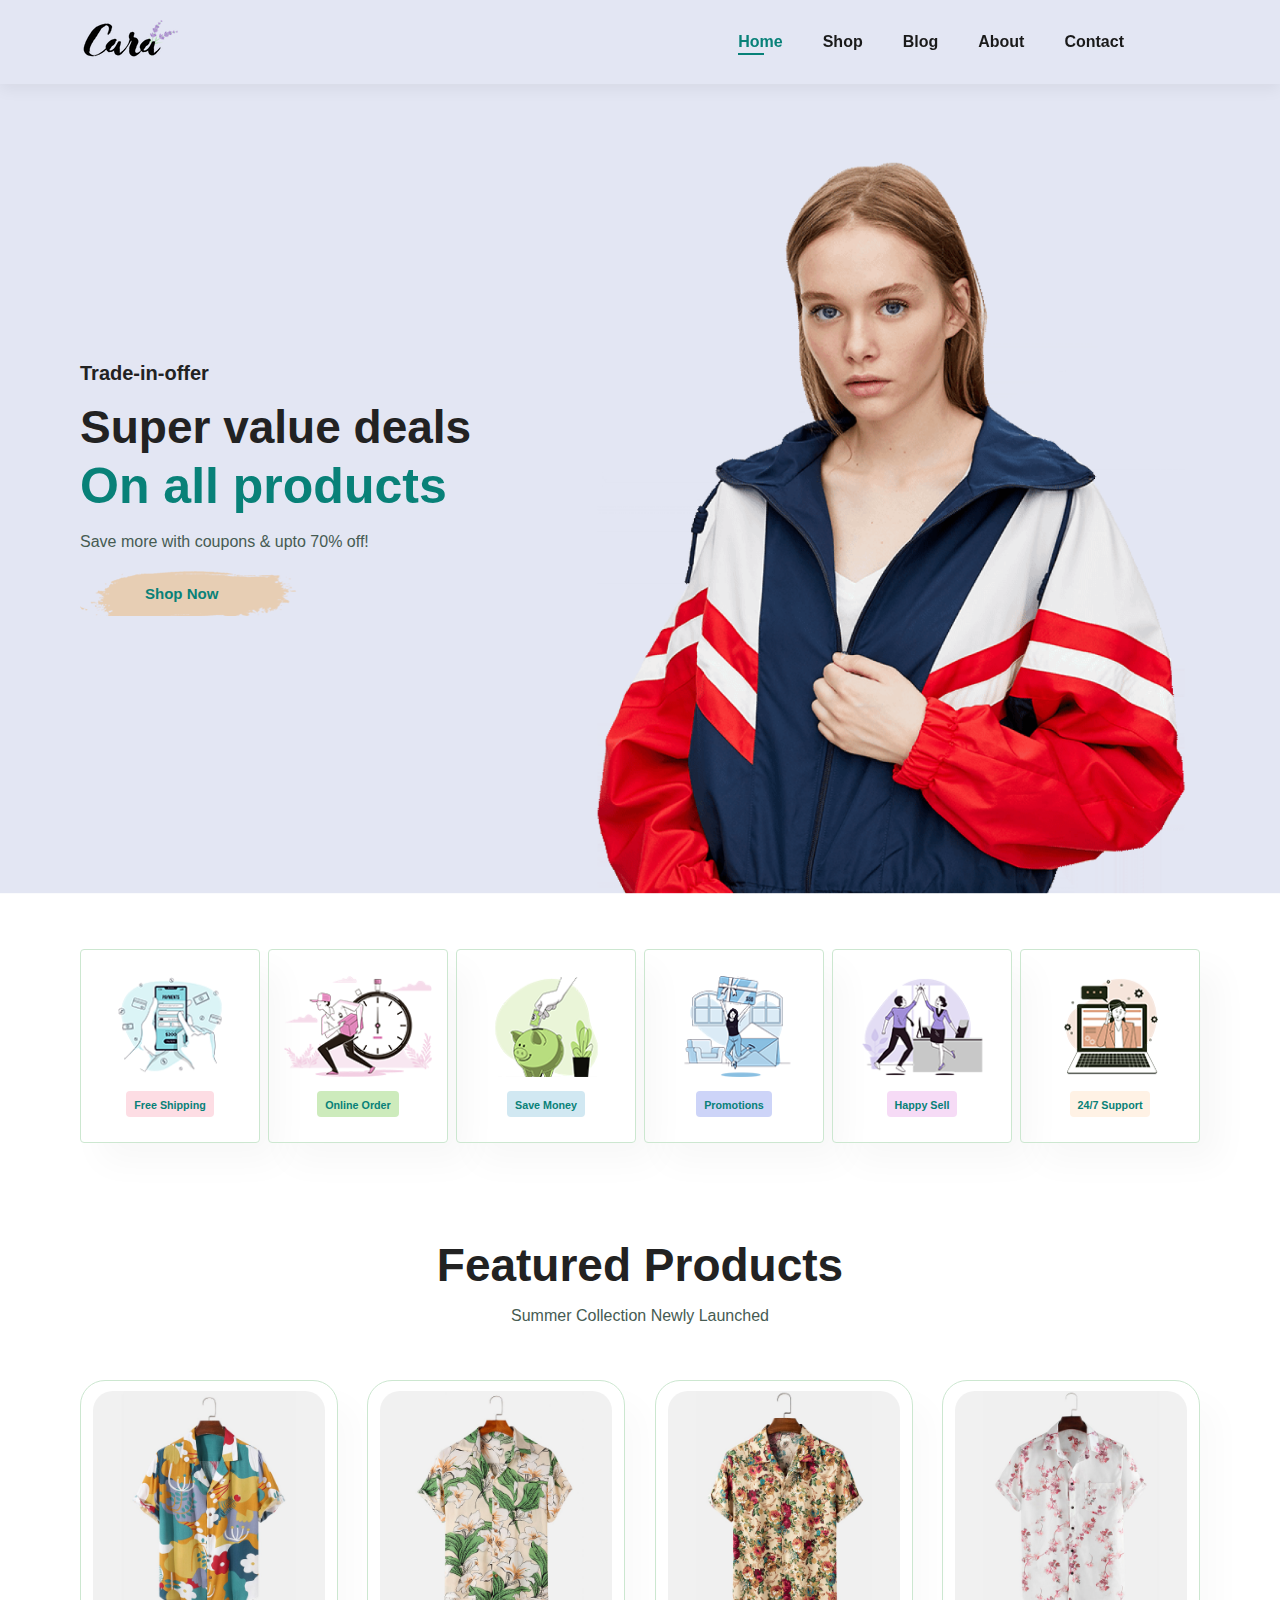
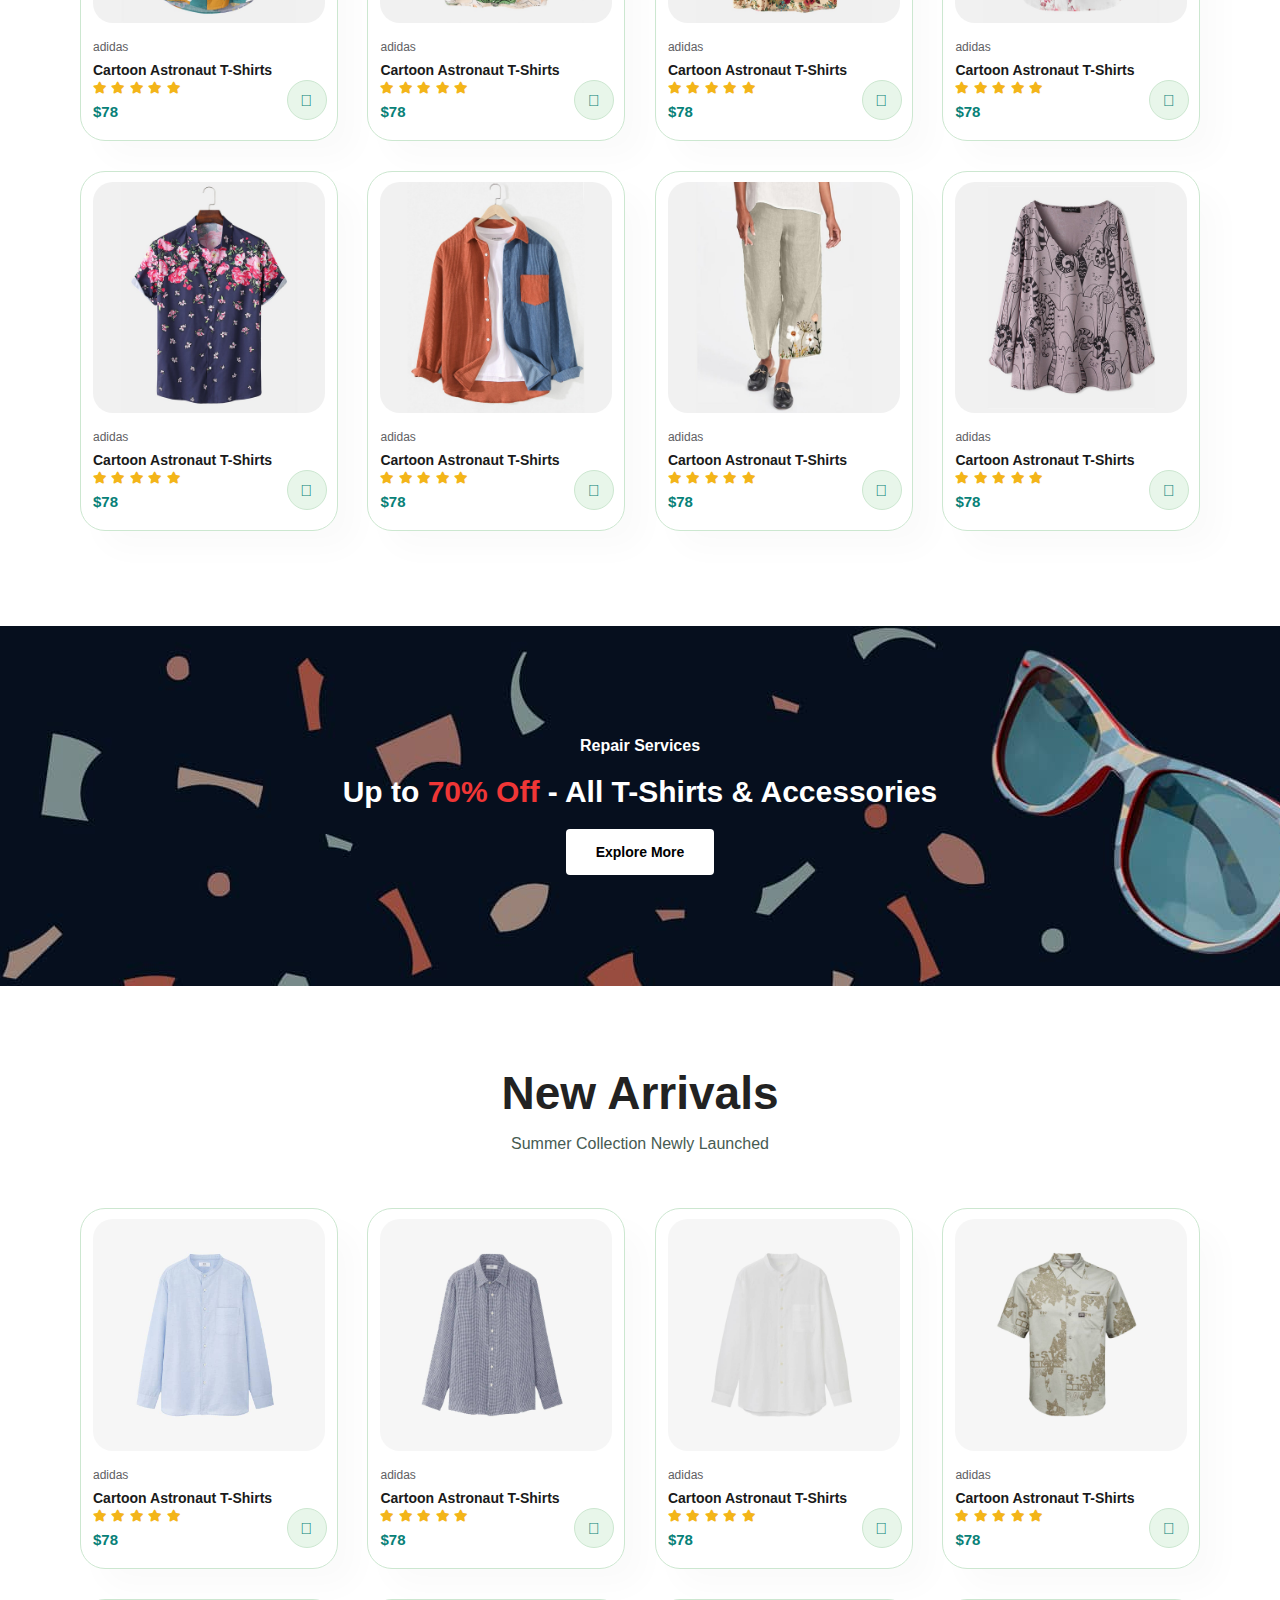
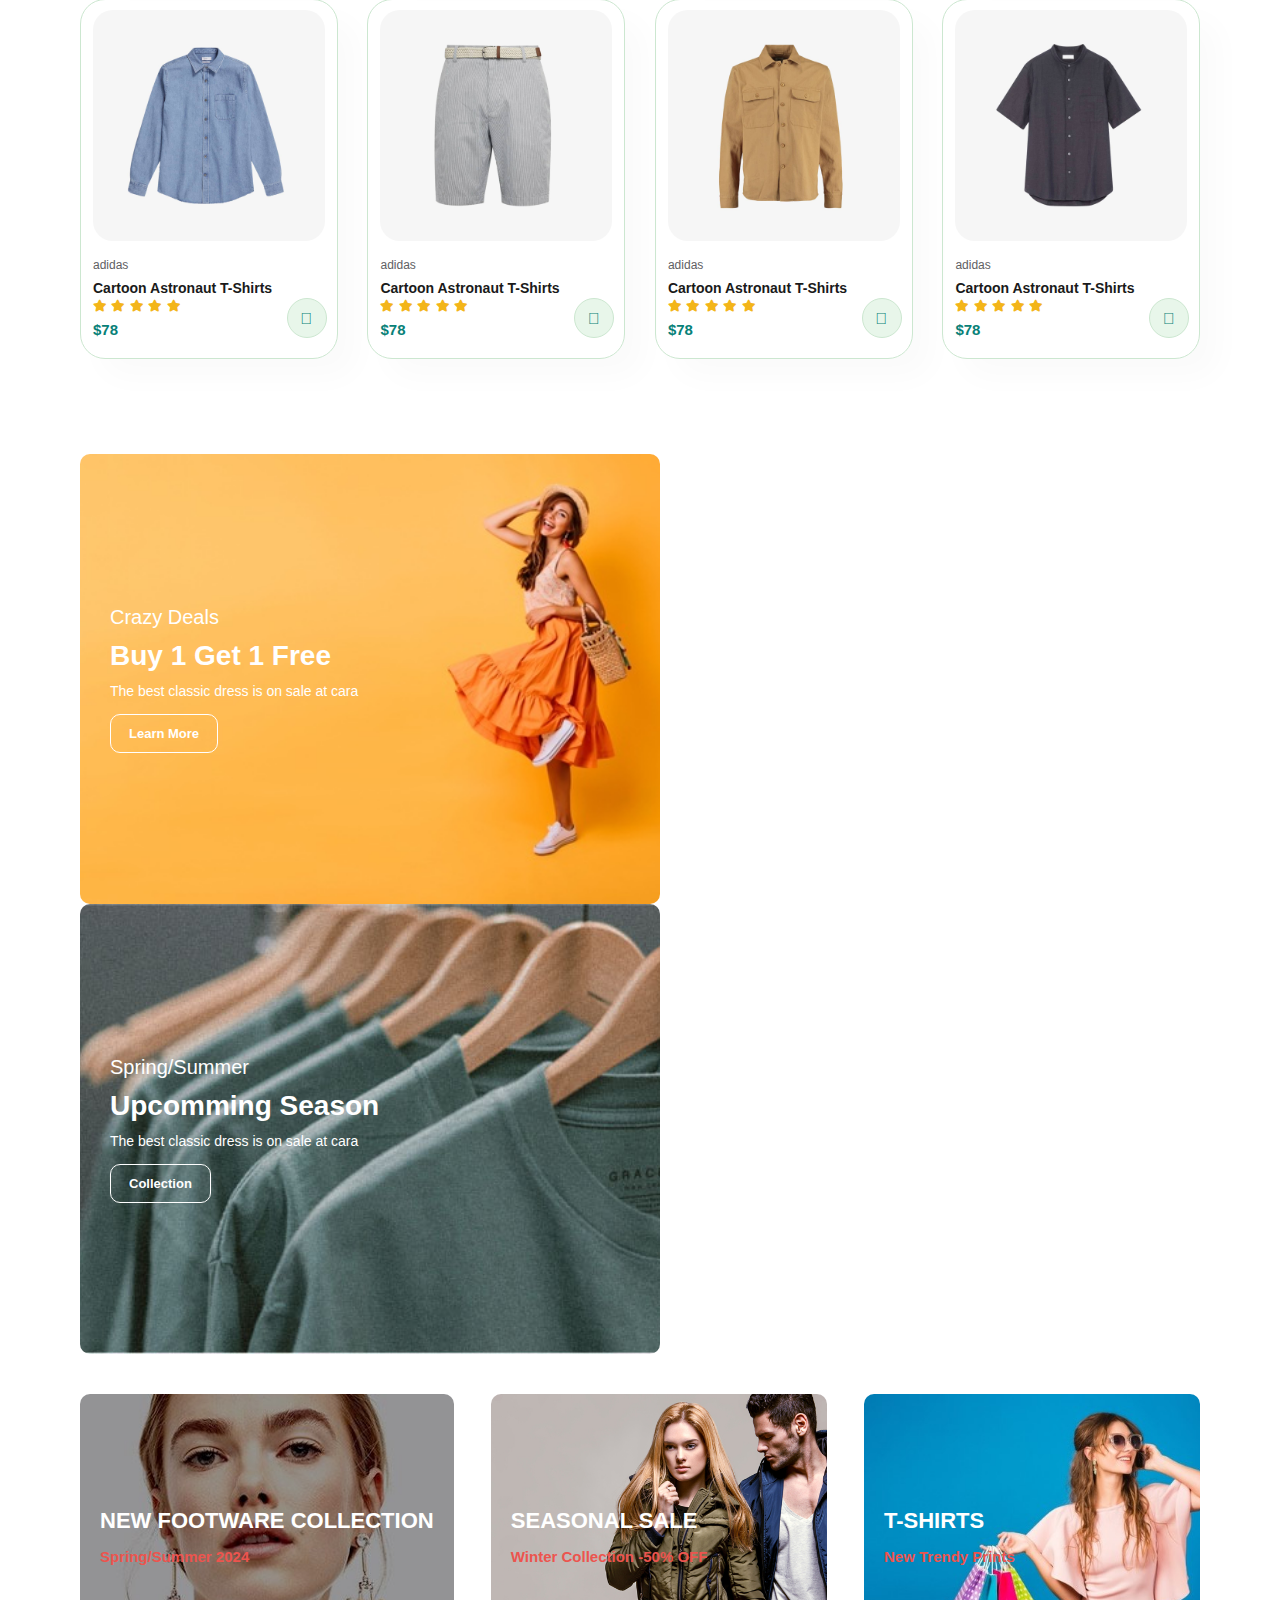
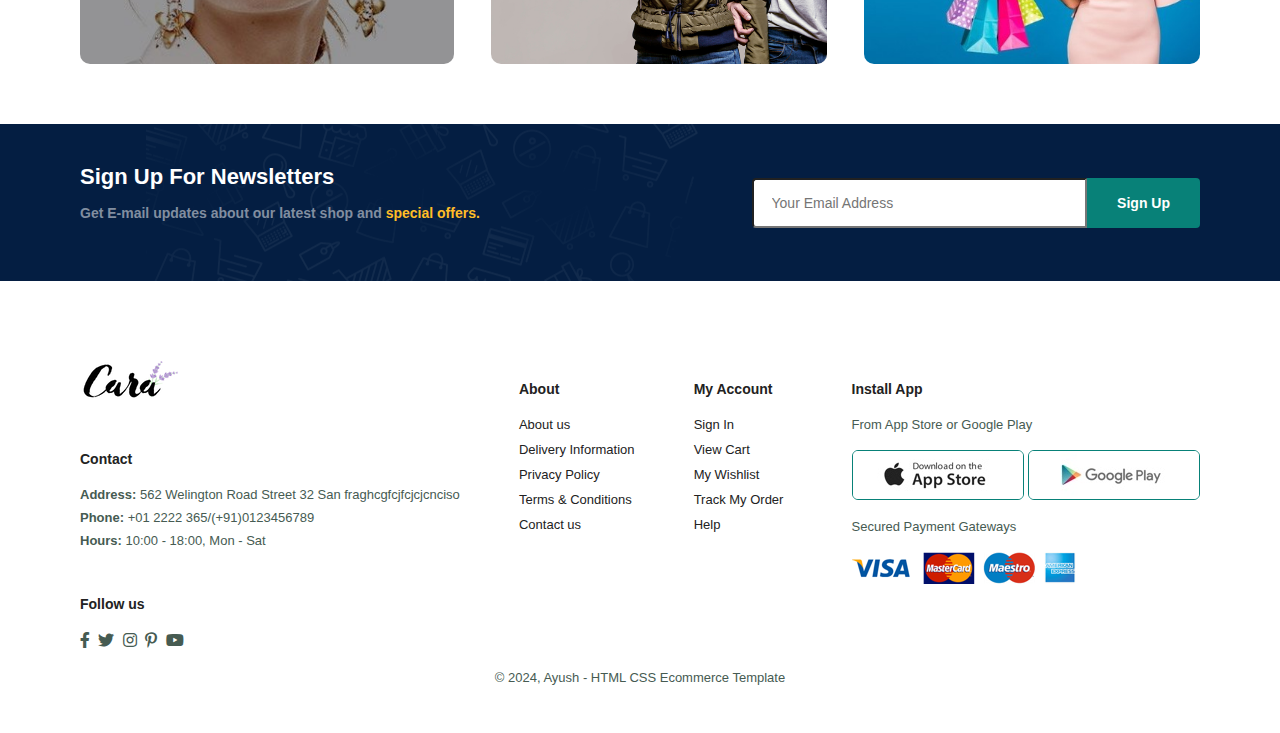
<file: index.html>
<!DOCTYPE html>
<html lang="en">
<head>
  <meta charset="UTF-8">
  <meta name="viewport" content="width=device-width, initial-scale=1.0">
  <title>Ecommerce</title>
  <link rel="stylesheet" href="https://pro.fontawesome.com/releases/v5.10.0/css/all.css" />

  <link rel="stylesheet" href="style.css">
</head>
<body>
  <!-- Header Starts -->
  <section id="header">
    <a href="#"><img src="img/logo.png" class="logo" alt=""></a>

    <div>
      <ul id="navbar">
        <li><a class="active" href="index.html">Home</a></li>
        <li><a href="shop.html">Shop</a></li>
        <li><a href="blog.html">Blog</a></li>
        <li><a href="about.html">About</a></li>
        <li><a href="contact.html">Contact</a></li>
        <li id="lg-bag"><a href="cart.html"><i class="far fa-shopping-bag"></i></a></li>
        <a href="#" id="close"><i class="far fa-times"></i></a>
      </ul>
    </div>
    <div id="mobile">
      <a href="cart.html"><i class="far fa-shopping-bag"></i></a>
      <i id="bar" class="fas fa-outdent"></i>
    </div>
  </section>
  <!-- Header Ends -->

  <!-- Body Starts -->
  <section id="hero">
    <h4>Trade-in-offer</h4>
    <h2>Super value deals</h2>
    <h1>On all products</h1>
    <p>Save more with coupons & upto 70% off!</p>
    <button>Shop Now</button>
  </section>

  <!-- Feature Starts -->
  <Section id="feature" class="section-p1">
    <div  class="fe-box" class="img1">
      <img src="img/features/f1.png" alt="">
      <h6>Free Shipping</h6>
    </div>
    <div class="fe-box">
      <img src="img/features/f2.png" alt="">
      <h6>Online Order</h6>
    </div>
    <div class="fe-box">
      <img src="img/features/f3.png" alt="">
      <h6>Save Money</h6>
    </div>
    <div class="fe-box">
      <img src="img/features/f4.png" alt="">
      <h6>Promotions</h6>
    </div>
    <div class="fe-box">
      <img src="img/features/f5.png" alt="">
      <h6>Happy Sell</h6>
    </div>
    <div class="fe-box">
      <img src="img/features/f6.png" alt="">
      <h6>24/7 Support</h6>
    </div>
  </div>
  </Section>
  <!-- Feature Ends -->

  <!-- Product Starts -->
  <section id="product1" class="section-p1">
    <h2>Featured Products</h2>
    <p>Summer Collection Newly Launched</p>
    <div class="pro-container">
      <div class="pro">
        <img src="img/products/f1.jpg" alt="">
        <div class="des">
          <span>adidas</span>
          <h5>Cartoon Astronaut T-Shirts</h5>
          <div class="star">
            <i class="fas fa-star"></i>
            <i class="fas fa-star"></i>
            <i class="fas fa-star"></i>
            <i class="fas fa-star"></i>
            <i class="fas fa-star"></i>
          </div>
          <h4>$78</h4>
        </div>
        <a href="#"><i class="fal fa-shopping-cart cart"></i></a>
      </div>
      <div class="pro">
        <img src="img/products/f2.jpg" alt="">
        <div class="des">
          <span>adidas</span>
          <h5>Cartoon Astronaut T-Shirts</h5>
          <div class="star">
            <i class="fas fa-star"></i>
            <i class="fas fa-star"></i>
            <i class="fas fa-star"></i>
            <i class="fas fa-star"></i>
            <i class="fas fa-star"></i>
          </div>
          <h4>$78</h4>
        </div>
        <a href="#"><i class="fal fa-shopping-cart cart"></i></a>
      </div>
      <div class="pro">
        <img src="img/products/f3.jpg" alt="">
        <div class="des">
          <span>adidas</span>
          <h5>Cartoon Astronaut T-Shirts</h5>
          <div class="star">
            <i class="fas fa-star"></i>
            <i class="fas fa-star"></i>
            <i class="fas fa-star"></i>
            <i class="fas fa-star"></i>
            <i class="fas fa-star"></i>
          </div>
          <h4>$78</h4>
        </div>
        <a href="#"><i class="fal fa-shopping-cart cart"></i></a>
      </div>
      <div class="pro">
        <img src="img/products/f4.jpg" alt="">
        <div class="des">
          <span>adidas</span>
          <h5>Cartoon Astronaut T-Shirts</h5>
          <div class="star">
            <i class="fas fa-star"></i>
            <i class="fas fa-star"></i>
            <i class="fas fa-star"></i>
            <i class="fas fa-star"></i>
            <i class="fas fa-star"></i>
          </div>
          <h4>$78</h4>
        </div>
        <a href="#"><i class="fal fa-shopping-cart cart"></i></a>
      </div>
      <div class="pro">
        <img src="img/products/f5.jpg" alt="">
        <div class="des">
          <span>adidas</span>
          <h5>Cartoon Astronaut T-Shirts</h5>
          <div class="star">
            <i class="fas fa-star"></i>
            <i class="fas fa-star"></i>
            <i class="fas fa-star"></i>
            <i class="fas fa-star"></i>
            <i class="fas fa-star"></i>
          </div>
          <h4>$78</h4>
        </div>
        <a href="#"><i class="fal fa-shopping-cart cart"></i></a>
      </div>
      <div class="pro">
        <img src="img/products/f6.jpg" alt="">
        <div class="des">
          <span>adidas</span>
          <h5>Cartoon Astronaut T-Shirts</h5>
          <div class="star">
            <i class="fas fa-star"></i>
            <i class="fas fa-star"></i>
            <i class="fas fa-star"></i>
            <i class="fas fa-star"></i>
            <i class="fas fa-star"></i>
          </div>
          <h4>$78</h4>
        </div>
        <a href="#"><i class="fal fa-shopping-cart cart"></i></a>
      </div>
      <div class="pro">
        <img src="img/products/f7.jpg" alt="">
        <div class="des">
          <span>adidas</span>
          <h5>Cartoon Astronaut T-Shirts</h5>
          <div class="star">
            <i class="fas fa-star"></i>
            <i class="fas fa-star"></i>
            <i class="fas fa-star"></i>
            <i class="fas fa-star"></i>
            <i class="fas fa-star"></i>
          </div>
          <h4>$78</h4>
        </div>
        <a href="#"><i class="fal fa-shopping-cart cart"></i></a>
      </div>
      <div class="pro">
        <img src="img/products/f8.jpg" alt="">
        <div class="des">
          <span>adidas</span>
          <h5>Cartoon Astronaut T-Shirts</h5>
          <div class="star">
            <i class="fas fa-star"></i>
            <i class="fas fa-star"></i>
            <i class="fas fa-star"></i>
            <i class="fas fa-star"></i>
            <i class="fas fa-star"></i>
          </div>
          <h4>$78</h4>
        </div>
        <a href="#"><i class="fal fa-shopping-cart cart"></i></a>
      </div>
    </div>
  </section>
  <!-- Product Ends -->

  <!-- Banner Starts -->
  <section id="banner" class="section-m1">
    <h4>Repair Services</h4>
    <h2>Up to <span>70% Off</span> - All T-Shirts & Accessories</h2>
    <button class="normal">Explore More</button>
  </section>
  <!-- Banner Ends -->

  <!-- New Arrivals Starts -->
  <section id="product1" class="section-p1">
    <h2>New Arrivals</h2>
    <p>Summer Collection Newly Launched</p>
    <div class="pro-container">
      <div class="pro">
        <img src="img/products/n1.jpg" alt="">
        <div class="des">
          <span>adidas</span>
          <h5>Cartoon Astronaut T-Shirts</h5>
          <div class="star">
            <i class="fas fa-star"></i>
            <i class="fas fa-star"></i>
            <i class="fas fa-star"></i>
            <i class="fas fa-star"></i>
            <i class="fas fa-star"></i>
          </div>
          <h4>$78</h4>
        </div>
        <a href="#"><i class="fal fa-shopping-cart cart"></i></a>
      </div>
      <div class="pro">
        <img src="img/products/n2.jpg" alt="">
        <div class="des">
          <span>adidas</span>
          <h5>Cartoon Astronaut T-Shirts</h5>
          <div class="star">
            <i class="fas fa-star"></i>
            <i class="fas fa-star"></i>
            <i class="fas fa-star"></i>
            <i class="fas fa-star"></i>
            <i class="fas fa-star"></i>
          </div>
          <h4>$78</h4>
        </div>
        <a href="#"><i class="fal fa-shopping-cart cart"></i></a>
      </div>
      <div class="pro">
        <img src="img/products/n3.jpg" alt="">
        <div class="des">
          <span>adidas</span>
          <h5>Cartoon Astronaut T-Shirts</h5>
          <div class="star">
            <i class="fas fa-star"></i>
            <i class="fas fa-star"></i>
            <i class="fas fa-star"></i>
            <i class="fas fa-star"></i>
            <i class="fas fa-star"></i>
          </div>
          <h4>$78</h4>
        </div>
        <a href="#"><i class="fal fa-shopping-cart cart"></i></a>
      </div>
      <div class="pro">
        <img src="img/products/n4.jpg" alt="">
        <div class="des">
          <span>adidas</span>
          <h5>Cartoon Astronaut T-Shirts</h5>
          <div class="star">
            <i class="fas fa-star"></i>
            <i class="fas fa-star"></i>
            <i class="fas fa-star"></i>
            <i class="fas fa-star"></i>
            <i class="fas fa-star"></i>
          </div>
          <h4>$78</h4>
        </div>
        <a href="#"><i class="fal fa-shopping-cart cart"></i></a>
      </div>
      <div class="pro">
        <img src="img/products/n5.jpg" alt="">
        <div class="des">
          <span>adidas</span>
          <h5>Cartoon Astronaut T-Shirts</h5>
          <div class="star">
            <i class="fas fa-star"></i>
            <i class="fas fa-star"></i>
            <i class="fas fa-star"></i>
            <i class="fas fa-star"></i>
            <i class="fas fa-star"></i>
          </div>
          <h4>$78</h4>
        </div>
        <a href="#"><i class="fal fa-shopping-cart cart"></i></a>
      </div>
      <div class="pro">
        <img src="img/products/n6.jpg" alt="">
        <div class="des">
          <span>adidas</span>
          <h5>Cartoon Astronaut T-Shirts</h5>
          <div class="star">
            <i class="fas fa-star"></i>
            <i class="fas fa-star"></i>
            <i class="fas fa-star"></i>
            <i class="fas fa-star"></i>
            <i class="fas fa-star"></i>
          </div>
          <h4>$78</h4>
        </div>
        <a href="#"><i class="fal fa-shopping-cart cart"></i></a>
      </div>
      <div class="pro">
        <img src="img/products/n7.jpg" alt="">
        <div class="des">
          <span>adidas</span>
          <h5>Cartoon Astronaut T-Shirts</h5>
          <div class="star">
            <i class="fas fa-star"></i>
            <i class="fas fa-star"></i>
            <i class="fas fa-star"></i>
            <i class="fas fa-star"></i>
            <i class="fas fa-star"></i>
          </div>
          <h4>$78</h4>
        </div>
        <a href="#"><i class="fal fa-shopping-cart cart"></i></a>
      </div>
      <div class="pro">
        <img src="img/products/n8.jpg" alt="">
        <div class="des">
          <span>adidas</span>
          <h5>Cartoon Astronaut T-Shirts</h5>
          <div class="star">
            <i class="fas fa-star"></i>
            <i class="fas fa-star"></i>
            <i class="fas fa-star"></i>
            <i class="fas fa-star"></i>
            <i class="fas fa-star"></i>
          </div>
          <h4>$78</h4>
        </div>
        <a href="#"><i class="fal fa-shopping-cart cart"></i></a>
      </div>
    </div>
  </section>
  <!-- New Arrivals Ends -->

  <!-- sm-Banner Starts -->
  <section id="sm-banner" class="section-p1">
    <div class="banner-box">
      <h4>Crazy Deals</h4>
      <h2>Buy 1 Get 1 Free</h2>
      <span>The best classic dress is on sale at cara</span>
      <button class="white">Learn More</button>
    </div>
    <div class="banner-box banner-box2">
      <h4>Spring/Summer</h4>
      <h2>Upcomming Season</h2>
      <span>The best classic dress is on sale at cara</span>
      <button class="white">Collection</button>
    </div>
  </section>
  <!-- sm-Banner Ends -->

  <!-- Three Banner Starts -->
  <section id="banner3">
    <div class="banner-box">
      <h2>NEW FOOTWARE COLLECTION</h2>
      <h3>Spring/Summer 2024</h3>
    </div>
    <div class="banner-box banner-box2">
      <h2>SEASONAL SALE</h2>
      <h3>Winter Collection -50% OFF</h3>
    </div>
    <div class="banner-box banner-box3">
      <h2>T-SHIRTS</h2>
      <h3>New Trendy Prints</h3>
    </div>
  </section>
  <!-- Three Banner Ends -->

  <!-- News Letter Starts -->
  <section id="newsletter" class="section-p1 section-m1">
    <div class="newstext">
      <h4>Sign Up For Newsletters</h4>
      <p>Get E-mail updates about our latest shop and <span>special offers.</span></p>
    </div>
    <div class="form">
      <input type="text" placeholder="Your Email Address">
      <button class="normal">Sign Up</button>
    </div>
  </section>
  <!-- News Letter Ends -->

  <!-- Footer Starts -->
  <footer class="section-p1">
    <div class="col">
      <img class="logo" src="img/logo.png" alt="">
      <h4>Contact</h4>
      <p><strong>Address: </strong>562 Welington Road Street 32 San fraghcgfcjfcjcjcnciso</p>
      <p><strong>Phone: </strong> +01 2222 365/(+91)0123456789</p>
      <p><strong>Hours: </strong>10:00 - 18:00, Mon - Sat</p>
      <div class="follow">
        <h4>Follow us</h4>
        <div class="icon">
          <i class="fab fa-facebook-f"></i>
          <i class="fab fa-twitter"></i>
          <i class="fab fa-instagram"></i>
          <i class="fab fa-pinterest-p"></i>
          <i class="fab fa-youtube"></i>
        </div>
      </div>
    </div>

    <div class="col">
      <h4>About</h4>
      <a href="#">About us</a>
      <a href="#">Delivery Information</a>
      <a href="#">Privacy Policy</a>
      <a href="#">Terms & Conditions</a>
      <a href="#">Contact us</a>
    </div>

    <div class="col">
      <h4>My Account</h4>
      <a href="#">Sign In</a>
      <a href="#">View Cart</a>
      <a href="#">My Wishlist</a>
      <a href="#">Track My Order</a>
      <a href="#">Help</a>
    </div>

    <div class="col install">
      <h4>Install App</h4>
      <p>From App Store or Google Play</p>
      <div class="row">
        <img src="img/pay/app.jpg" alt="">
        <img src="img/pay/play.jpg" alt="">
      </div>
      <p>Secured Payment Gateways</p>
      <img src="img/pay/pay.png" alt="">
    </div>

    <div class="copyright">
      <p>&#169 2024, Ayush - HTML CSS Ecommerce Template</p>
    </div>
  </footer>
  <!-- Footer Ends -->
  <!-- Body Ends -->


  <script src="script.js"></script>
</body>
</html>
</file>
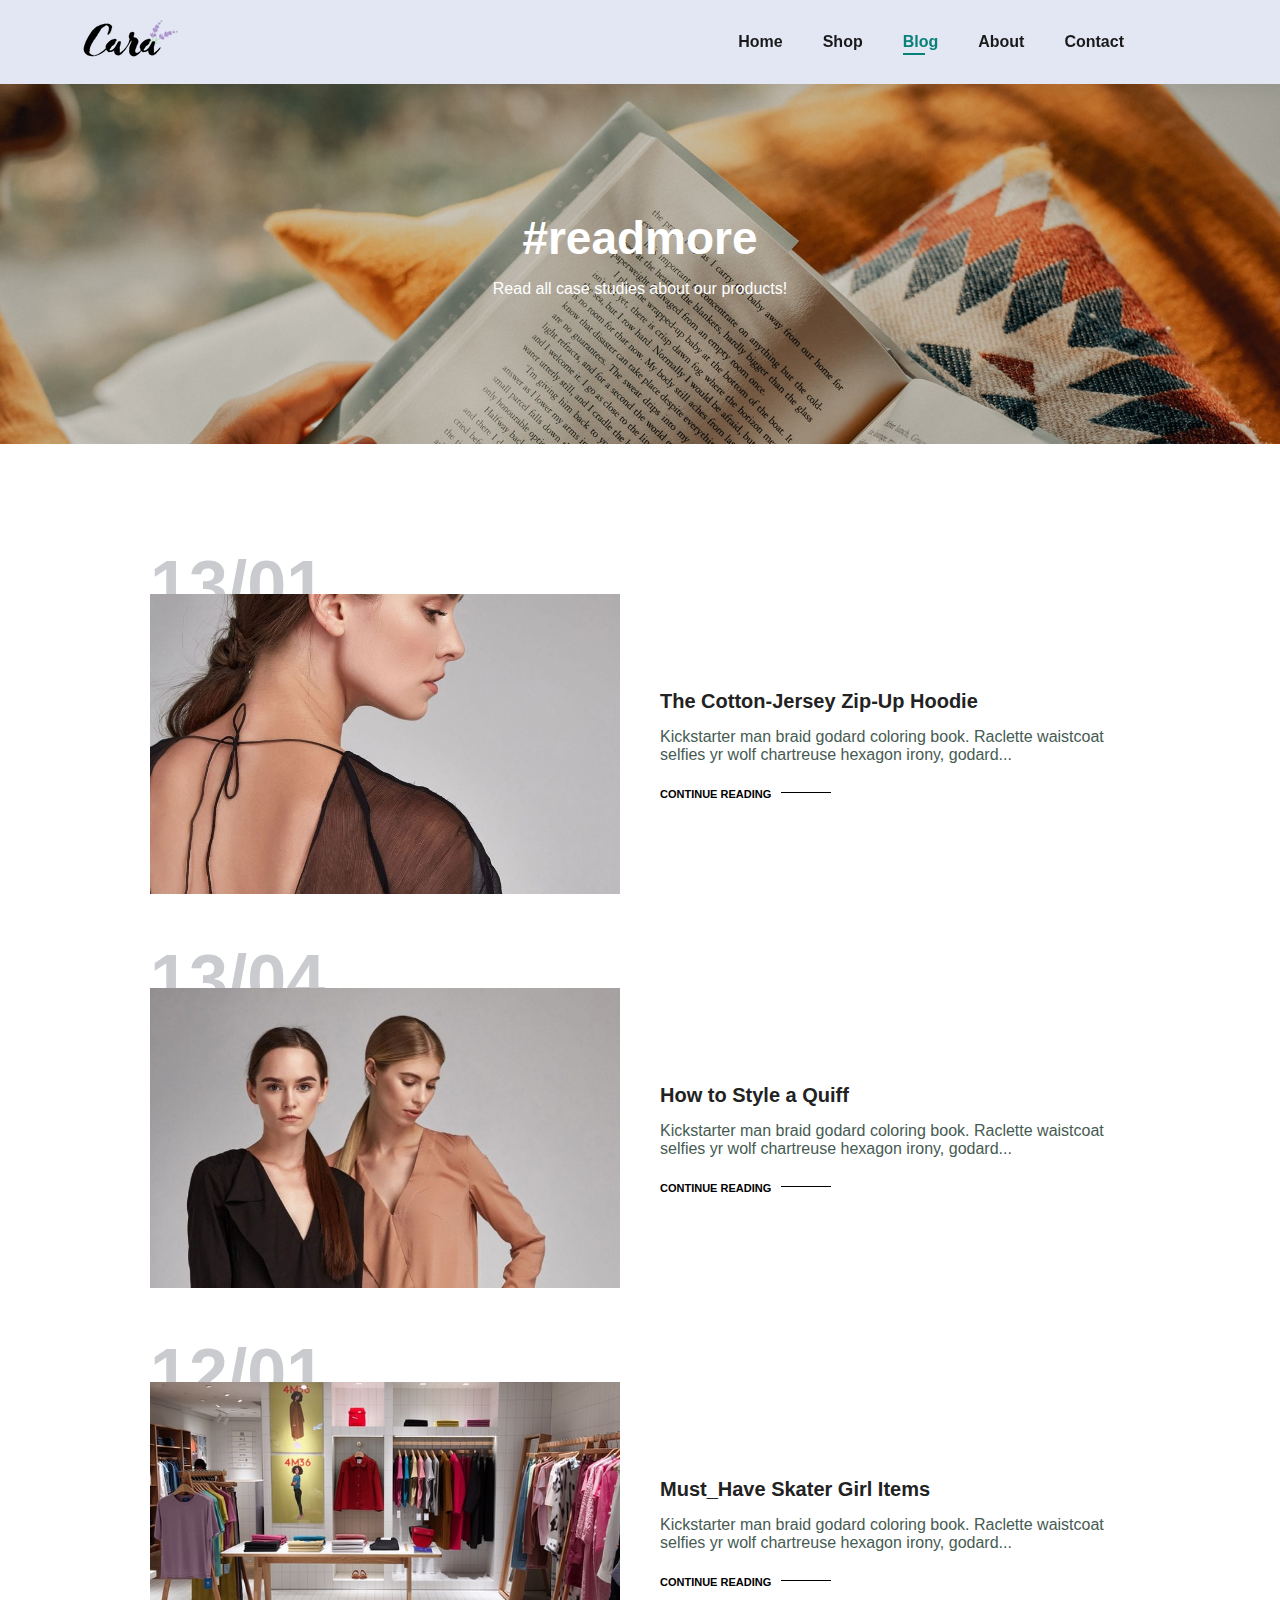
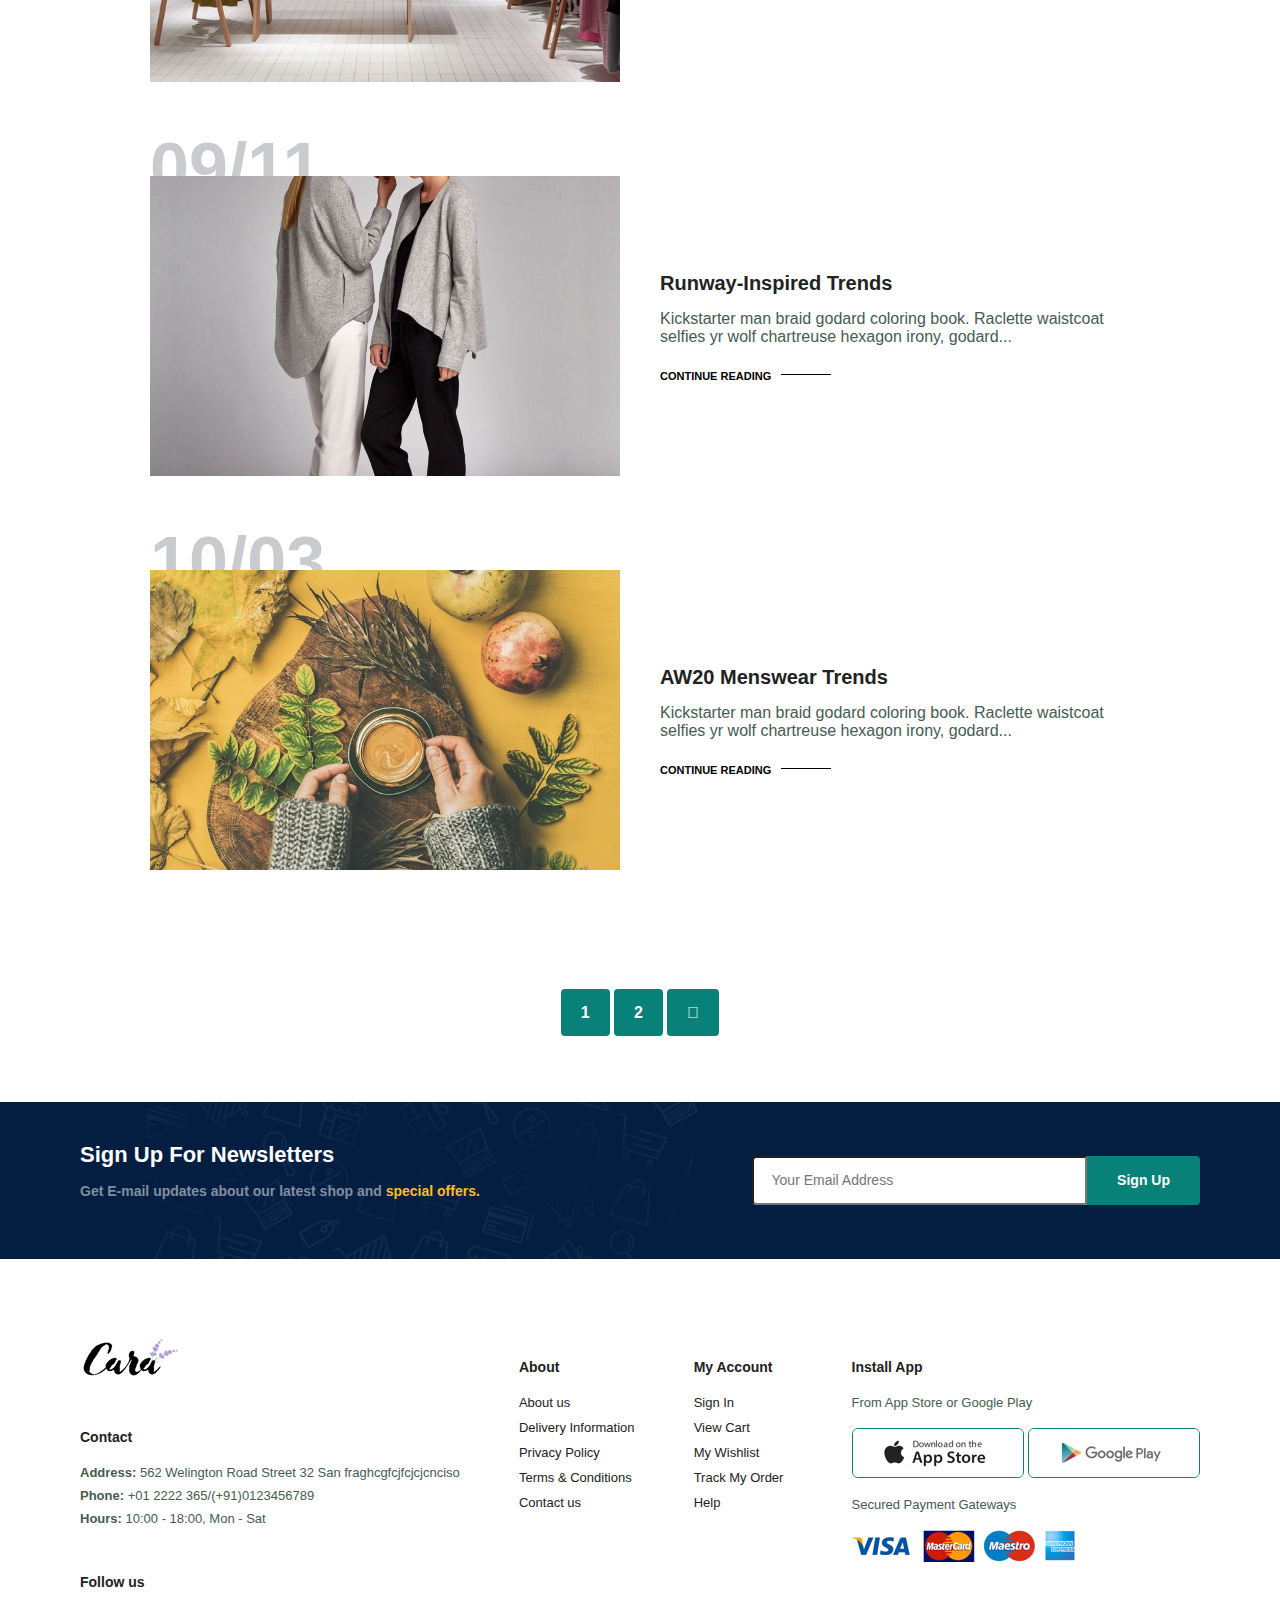
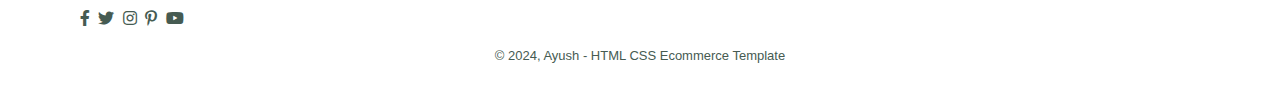
<file: blog.html>
<!DOCTYPE html>
<html lang="en">
<head>
  <meta charset="UTF-8">
  <meta name="viewport" content="width=device-width, initial-scale=1.0">
  <title>Ecommerce</title>
  <link rel="stylesheet" href="https://pro.fontawesome.com/releases/v5.10.0/css/all.css" />

  <link rel="stylesheet" href="style.css">
</head>
<body>
  <!-- Header Starts -->
  <section id="header">
    <a href="#"><img src="img/logo.png" class="logo" alt=""></a>

    <div>
      <ul id="navbar">
        <li><a href="index.html">Home</a></li>
        <li><a  href="shop.html">Shop</a></li>
        <li><a class="active" href="blog.html">Blog</a></li>
        <li><a href="about.html">About</a></li>
        <li><a href="contact.html">Contact</a></li>
        <li id="lg-bag"><a href="cart.html"><i class="far fa-shopping-bag"></i></a></li>
        <a href="#" id="close"><i class="far fa-times"></i></a>
      </ul>
    </div>
    <div id="mobile">
      <a href="cart.html"><i class="far fa-shopping-bag"></i></a>
      <i id="bar" class="fas fa-outdent"></i>
    </div>
  </section>
  <!-- Header Ends -->

  <!-- Body Starts -->
  <section id="page-header" class="blog-header">
    <h2>#readmore</h2>
    <p>Read all case studies about our products!</p>
  </section>

  <section id="blog">
    <div class="blog-box">
      <div class="blog-img">
        <img src="img/blog/b1.jpg" alt="">
      </div>
      <div class="blog-details">
        <h4>The Cotton-Jersey Zip-Up Hoodie</h4>
        <p>Kickstarter man braid godard coloring book. Raclette waistcoat
          selfies yr wolf chartreuse hexagon irony, godard...</p>
          <a href="#">CONTINUE READING</a>
      </div>
      <h1>13/01</h1>
    </div>
    <div class="blog-box">
      <div class="blog-img">
        <img src="img/blog/b2.jpg" alt="">
      </div>
      <div class="blog-details">
        <h4>How to Style a Quiff</h4>
        <p>Kickstarter man braid godard coloring book. Raclette waistcoat
          selfies yr wolf chartreuse hexagon irony, godard...</p>
          <a href="#">CONTINUE READING</a>
      </div>
      <h1>13/04</h1>
    </div>
    <div class="blog-box">
      <div class="blog-img">
        <img src="img/blog/b3.jpg" alt="">
      </div>
      <div class="blog-details">
        <h4>Must_Have Skater Girl Items</h4>
        <p>Kickstarter man braid godard coloring book. Raclette waistcoat
          selfies yr wolf chartreuse hexagon irony, godard...</p>
          <a href="#">CONTINUE READING</a>
      </div>
      <h1>12/01</h1>
    </div>
    <div class="blog-box">
      <div class="blog-img">
        <img src="img/blog/b4.jpg" alt="">
      </div>
      <div class="blog-details">
        <h4>Runway-Inspired Trends</h4>
        <p>Kickstarter man braid godard coloring book. Raclette waistcoat
          selfies yr wolf chartreuse hexagon irony, godard...</p>
          <a href="#">CONTINUE READING</a>
      </div>
      <h1>09/11</h1>
    </div>
    <div class="blog-box">
      <div class="blog-img">
        <img src="img/blog/b6.jpg" alt="">
      </div>
      <div class="blog-details">
        <h4>AW20 Menswear Trends</h4>
        <p>Kickstarter man braid godard coloring book. Raclette waistcoat
          selfies yr wolf chartreuse hexagon irony, godard...</p>
          <a href="#">CONTINUE READING</a>
      </div>
      <h1>10/03</h1>
    </div>
  </section>

  <section id="pagination" class="section-p1">
    <a href="#">1</a>
    <a href="#">2</a>
    <a href="#"><i class="fal fa-long-arrow-alt-right"></i></a>
  </section>

  <!-- News Letter Starts -->
  <section id="newsletter" class="section-p1 section-m1">
    <div class="newstext">
      <h4>Sign Up For Newsletters</h4>
      <p>Get E-mail updates about our latest shop and <span>special offers.</span></p>
    </div>
    <div class="form">
      <input type="text" placeholder="Your Email Address">
      <button class="normal">Sign Up</button>
    </div>
  </section>
  <!-- News Letter Ends -->

  <!-- Footer Starts -->
  <footer class="section-p1">
    <div class="col">
      <img class="logo" src="img/logo.png" alt="">
      <h4>Contact</h4>
      <p><strong>Address: </strong>562 Welington Road Street 32 San fraghcgfcjfcjcjcnciso</p>
      <p><strong>Phone: </strong> +01 2222 365/(+91)0123456789</p>
      <p><strong>Hours: </strong>10:00 - 18:00, Mon - Sat</p>
      <div class="follow">
        <h4>Follow us</h4>
        <div class="icon">
          <i class="fab fa-facebook-f"></i>
          <i class="fab fa-twitter"></i>
          <i class="fab fa-instagram"></i>
          <i class="fab fa-pinterest-p"></i>
          <i class="fab fa-youtube"></i>
        </div>
      </div>
    </div>

    <div class="col">
      <h4>About</h4>
      <a href="#">About us</a>
      <a href="#">Delivery Information</a>
      <a href="#">Privacy Policy</a>
      <a href="#">Terms & Conditions</a>
      <a href="#">Contact us</a>
    </div>

    <div class="col">
      <h4>My Account</h4>
      <a href="#">Sign In</a>
      <a href="#">View Cart</a>
      <a href="#">My Wishlist</a>
      <a href="#">Track My Order</a>
      <a href="#">Help</a>
    </div>

    <div class="col install">
      <h4>Install App</h4>
      <p>From App Store or Google Play</p>
      <div class="row">
        <img src="img/pay/app.jpg" alt="">
        <img src="img/pay/play.jpg" alt="">
      </div>
      <p>Secured Payment Gateways</p>
      <img src="img/pay/pay.png" alt="">
    </div>

    <div class="copyright">
      <p>&#169 2024, Ayush - HTML CSS Ecommerce Template</p>
    </div>
  </footer>
  <!-- Footer Ends -->
  <!-- Body Ends -->


  <script src="script.js"></script>
</body>
</html>
</file>
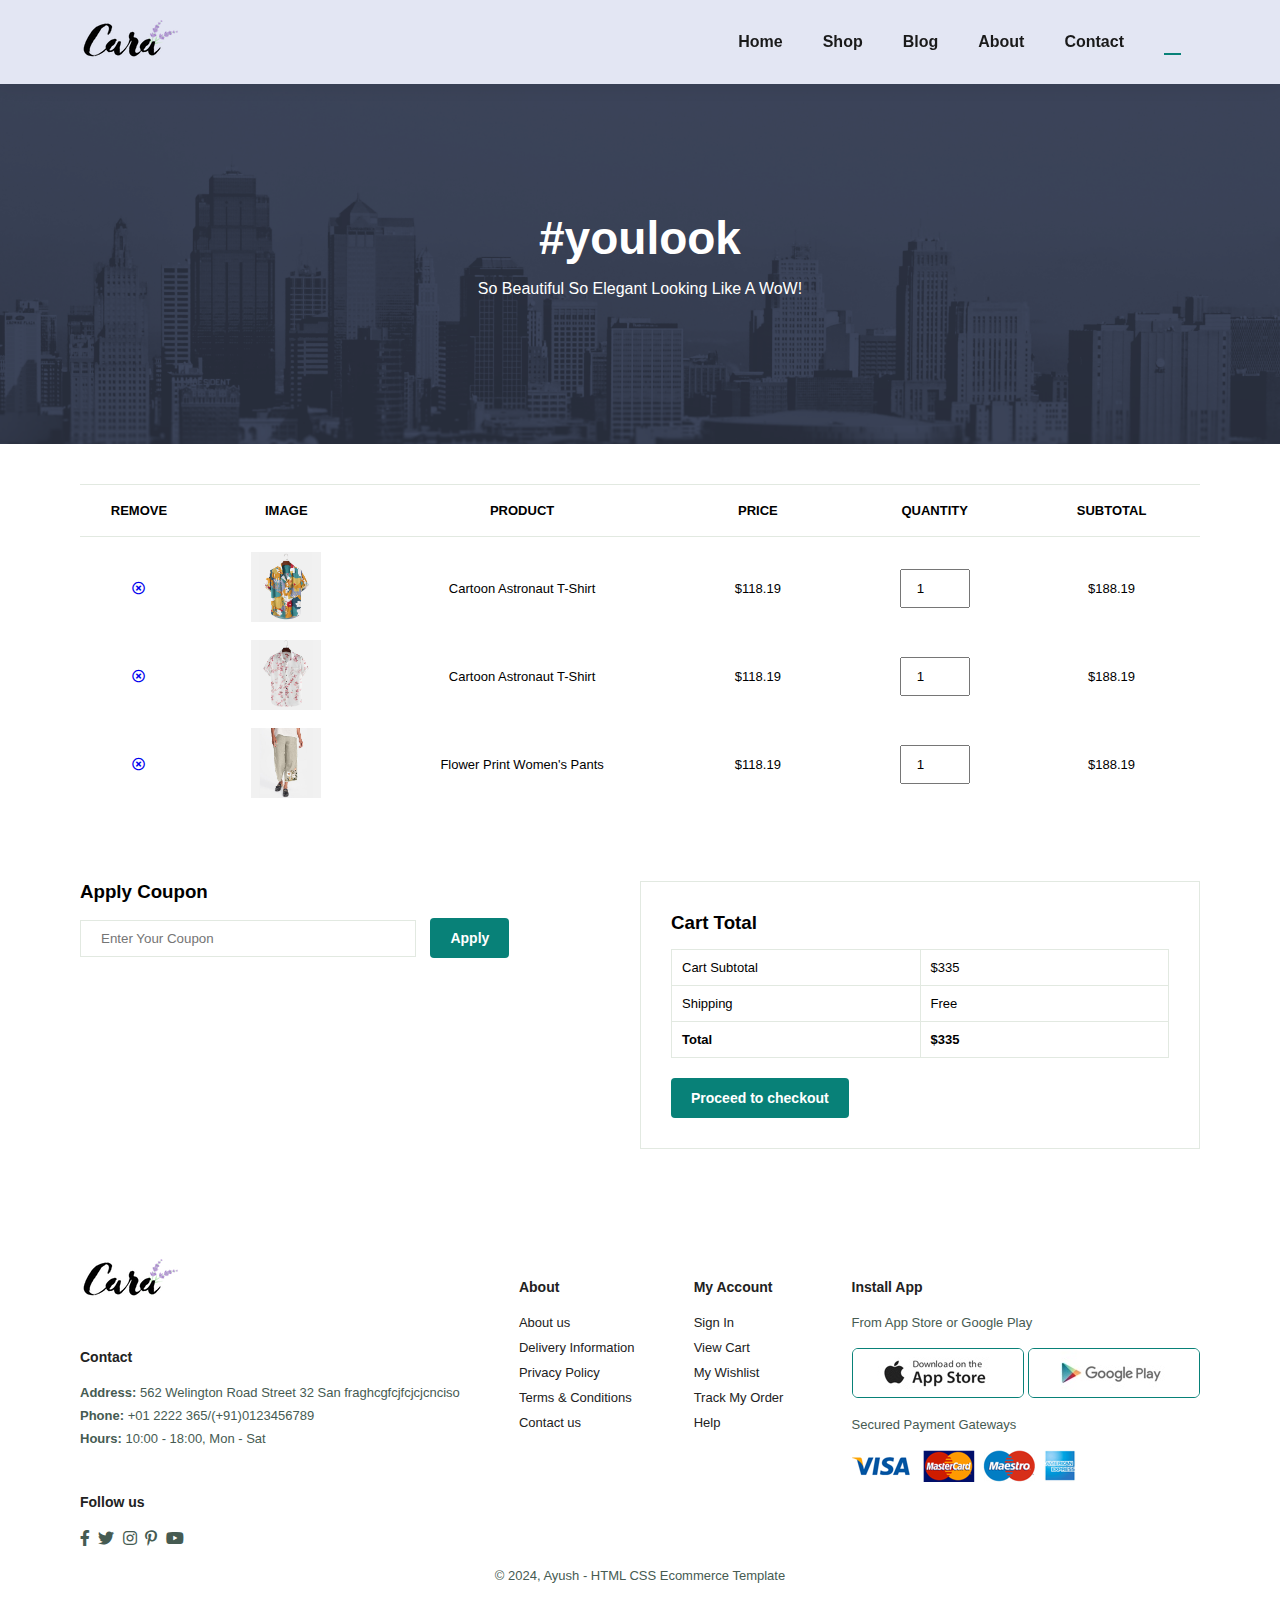
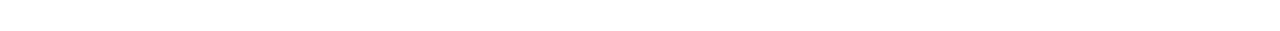
<file: cart.html>
<!DOCTYPE html>
<html lang="en">
<head>
  <meta charset="UTF-8">
  <meta name="viewport" content="width=device-width, initial-scale=1.0">
  <title>Ecommerce</title>
  <link rel="stylesheet" href="https://pro.fontawesome.com/releases/v5.10.0/css/all.css" />

  <link rel="stylesheet" href="style.css">
</head>
<body>
  <!-- Header Starts -->
  <section id="header">
    <a href="#"><img src="img/logo.png" class="logo" alt=""></a>

    <div>
      <ul id="navbar">
        <li><a href="index.html">Home</a></li>
        <li><a  href="shop.html">Shop</a></li>
        <li><a href="blog.html">Blog</a></li>
        <li><a href="about.html">About</a></li>
        <li><a href="contact.html">Contact</a></li>
        <li id="lg-bag"><a  class="active" href="cart.html"><i class="far fa-shopping-bag"></i></a></li>
        <a href="#" id="close"><i class="far fa-times"></i></a>
      </ul>
    </div>
    <div id="mobile">
      <a href="cart.html"><i class="far fa-shopping-bag"></i></a>
      <i id="bar" class="fas fa-outdent"></i>
    </div>
  </section>
  <!-- Header Ends -->

  <!-- Body Starts -->
  <section id="page-header" class="about-header">
    <h2>#youlook</h2>
    <p>So Beautiful So Elegant Looking Like A WoW!</p>
  </section>

  <section id="cart" class="section-p1">
    <table width="100%">
      <thead>
        <tr>
          <td>Remove</td>
          <td>Image</td>
          <td>Product</td>
          <td>Price</td>
          <td>Quantity</td>
          <td>Subtotal</td>
        </tr>
      </thead>
      <tbody>
        <tr>
          <td><a href="#"><i class="far fa-times-circle"></i></a></td>
          <td><img src="img/products/f1.jpg" alt=""></td>
          <td>Cartoon Astronaut T-Shirt</td>
          <td>$118.19</td>
          <td><input type="number" value="1"></td>
          <td>$188.19</td>
        </tr>
        <tr>
          <td><a href="#"><i class="far fa-times-circle"></i></a></td>
          <td><img src="img/products/f4.jpg" alt=""></td>
          <td>Cartoon Astronaut T-Shirt</td>
          <td>$118.19</td>
          <td><input type="number" value="1"></td>
          <td>$188.19</td>
        </tr>
        <tr>
          <td><a href="#"><i class="far fa-times-circle"></i></a></td>
          <td><img src="img/products/f7.jpg" alt=""></td>
          <td>Flower Print Women's Pants</td>
          <td>$118.19</td>
          <td><input type="number" value="1"></td>
          <td>$188.19</td>
        </tr>
      </tbody>
    </table>
  </section>

  <section id="cart-add" class="section-p1">
    <div class="coupon">
      <h3>Apply Coupon</h3>
      <div>
        <input type="text" placeholder="Enter Your Coupon">
        <button class="normal">Apply</button>
      </div>
    </div>

    <div class="subtottal">
      <h3>Cart Total</h3>
      <table>
        <tr>
          <td>Cart Subtotal</td>
          <td>$335</td>
        </tr>
        <tr>
          <td>Shipping</td>
          <td>Free</td>
        </tr>
        <tr>
          <td><strong>Total</strong></td>
          <td><strong>$335</strong></td>
        </tr>
      </table>
      <button class="normal">Proceed to checkout</button>
    </div>
  </section>
    <!-- Body Ends -->
  <!-- Footer Starts -->
  <footer class="section-p1">
    <div class="col">
      <img class="logo" src="img/logo.png" alt="">
      <h4>Contact</h4>
      <p><strong>Address: </strong>562 Welington Road Street 32 San fraghcgfcjfcjcjcnciso</p>
      <p><strong>Phone: </strong> +01 2222 365/(+91)0123456789</p>
      <p><strong>Hours: </strong>10:00 - 18:00, Mon - Sat</p>
      <div class="follow">
        <h4>Follow us</h4>
        <div class="icon">
          <i class="fab fa-facebook-f"></i>
          <i class="fab fa-twitter"></i>
          <i class="fab fa-instagram"></i>
          <i class="fab fa-pinterest-p"></i>
          <i class="fab fa-youtube"></i>
        </div>
      </div>
    </div>

    <div class="col">
      <h4>About</h4>
      <a href="#">About us</a>
      <a href="#">Delivery Information</a>
      <a href="#">Privacy Policy</a>
      <a href="#">Terms & Conditions</a>
      <a href="#">Contact us</a>
    </div>

    <div class="col">
      <h4>My Account</h4>
      <a href="#">Sign In</a>
      <a href="#">View Cart</a>
      <a href="#">My Wishlist</a>
      <a href="#">Track My Order</a>
      <a href="#">Help</a>
    </div>

    <div class="col install">
      <h4>Install App</h4>
      <p>From App Store or Google Play</p>
      <div class="row">
        <img src="img/pay/app.jpg" alt="">
        <img src="img/pay/play.jpg" alt="">
      </div>
      <p>Secured Payment Gateways</p>
      <img src="img/pay/pay.png" alt="">
    </div>

    <div class="copyright">
      <p>&#169 2024, Ayush - HTML CSS Ecommerce Template</p>
    </div>
  </footer>
  <!-- Footer Ends -->



  <script src="script.js"></script>
</body>
</html>
</file>
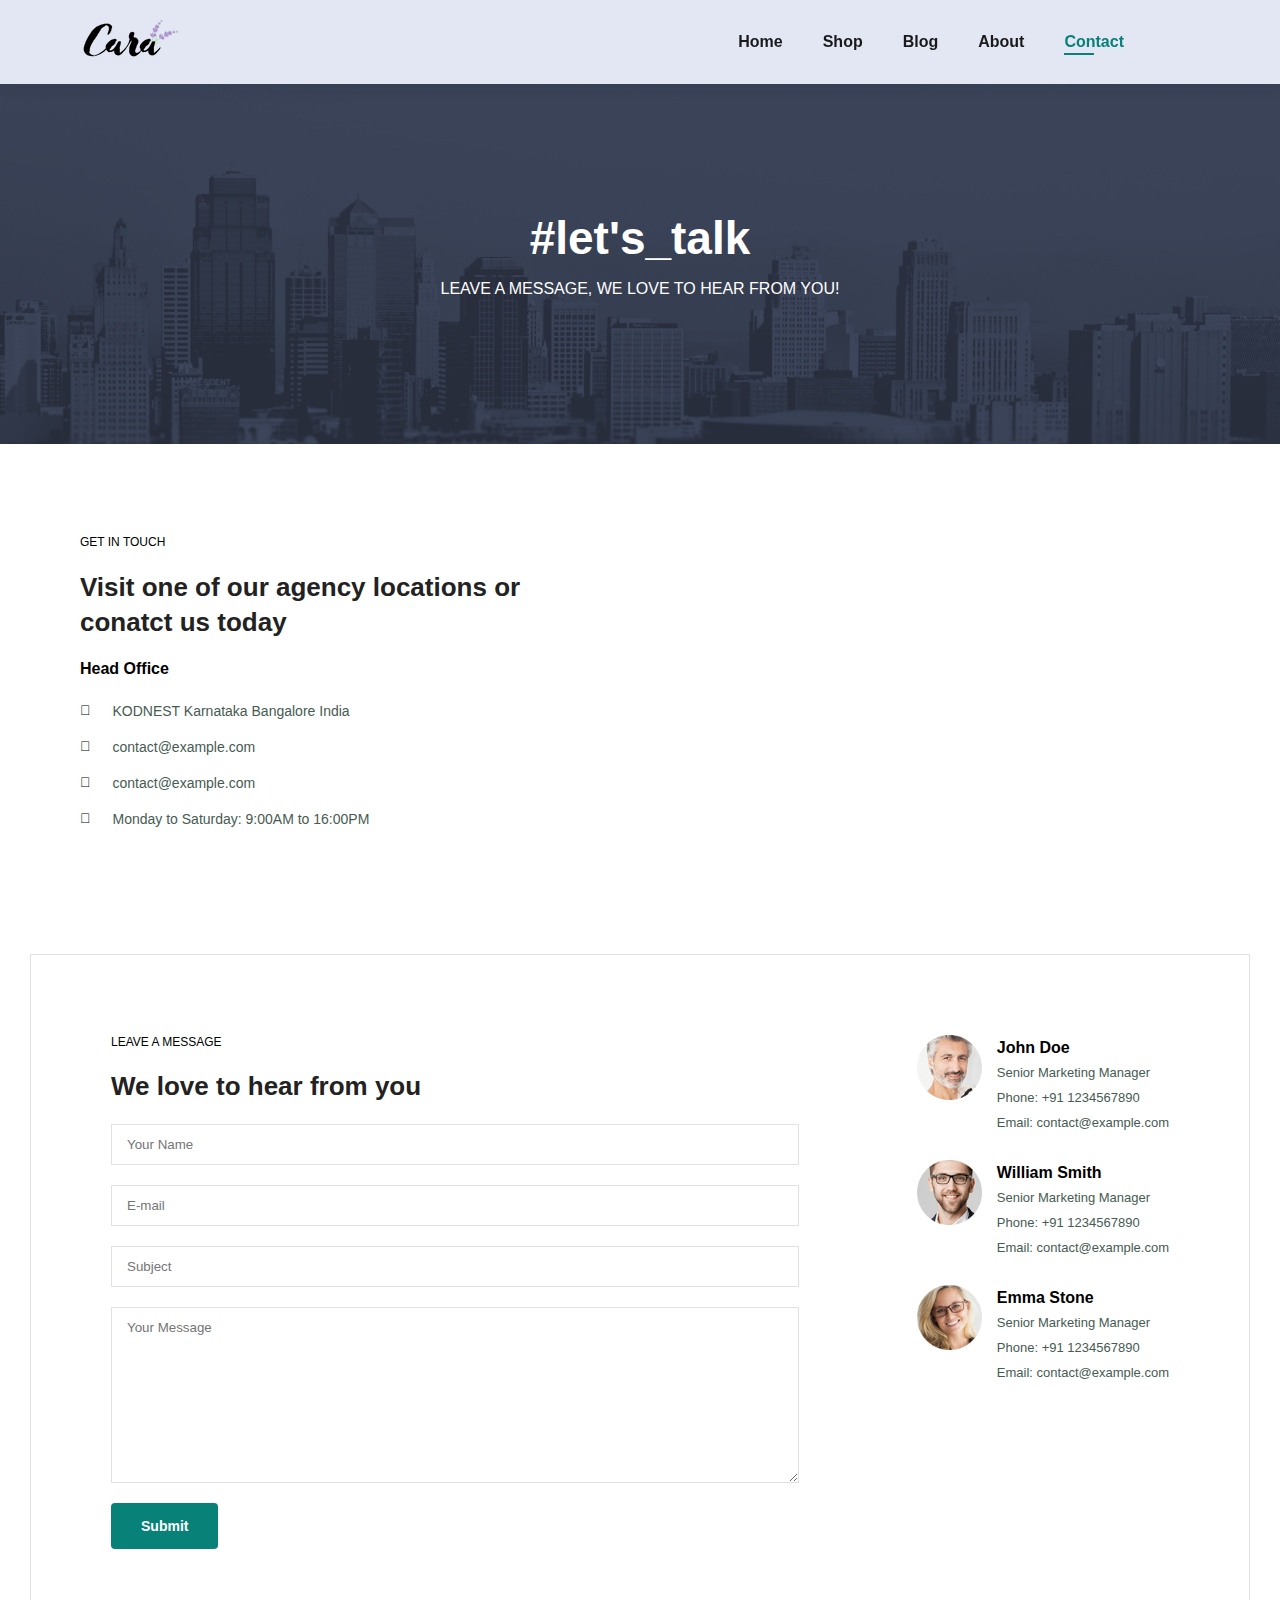
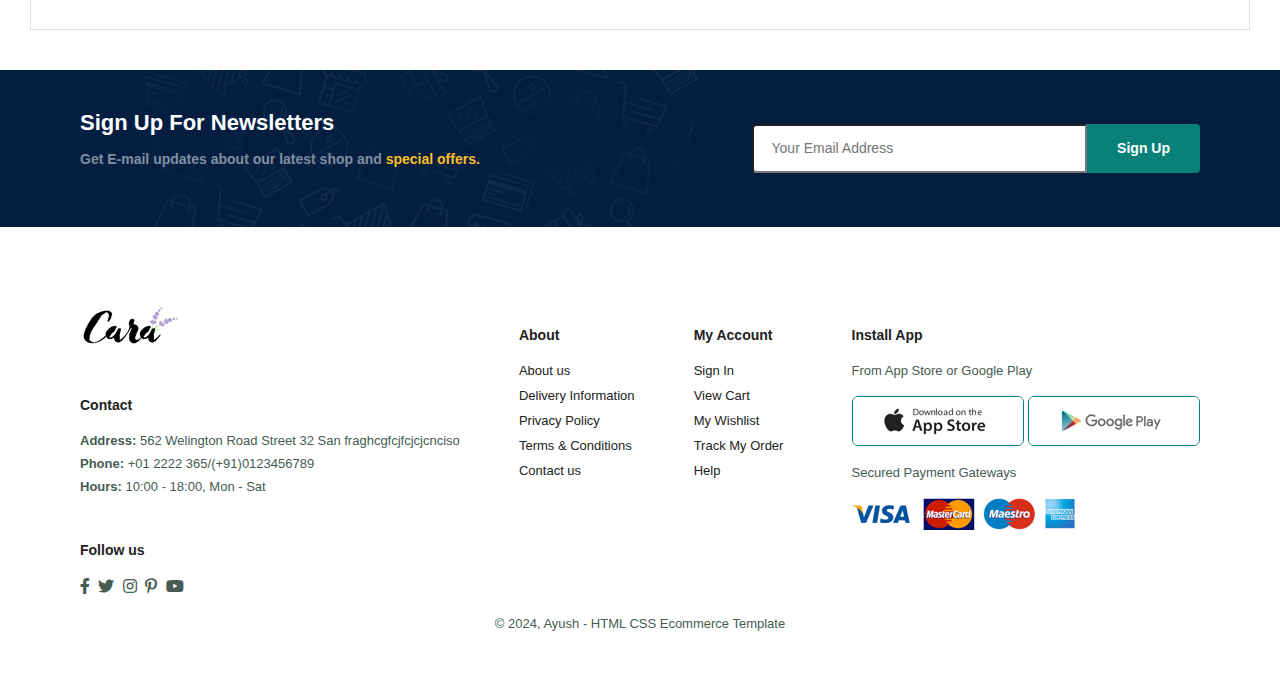
<file: contact.html>
<!DOCTYPE html>
<html lang="en">
<head>
  <meta charset="UTF-8">
  <meta name="viewport" content="width=device-width, initial-scale=1.0">
  <title>Ecommerce</title>
  <link rel="stylesheet" href="https://pro.fontawesome.com/releases/v5.10.0/css/all.css" />

  <link rel="stylesheet" href="style.css">
</head>
<body>
  <!-- Header Starts -->
  <section id="header">
    <a href="#"><img src="img/logo.png" class="logo" alt=""></a>

    <div>
      <ul id="navbar">
        <li><a href="index.html">Home</a></li>
        <li><a  href="shop.html">Shop</a></li>
        <li><a href="blog.html">Blog</a></li>
        <li><a href="about.html">About</a></li>
        <li><a class="active" href="contact.html">Contact</a></li>
        <li id="lg-bag"><a href="cart.html"><i class="far fa-shopping-bag"></i></a></li>
        <a href="#" id="close"><i class="far fa-times"></i></a>
      </ul>
    </div>
    <div id="mobile">
      <a href="cart.html"><i class="far fa-shopping-bag"></i></a>
      <i id="bar" class="fas fa-outdent"></i>
    </div>
  </section>
  <!-- Header Ends -->

  <!-- Body Starts -->
  <section id="page-header" class="about-header">
    <h2>#let's_talk</h2>
    <p>LEAVE A MESSAGE, WE LOVE TO HEAR FROM YOU!</p>
  </section>

  <section id="contact-details" class="section-p1">
    <div class="details">
      <span>GET IN TOUCH</span>
      <h2>Visit one of our agency locations or conatct us today</h2>
      <h3>Head Office</h3>
      <div>
        <li>
          <i class="fal fa-map"></i>
          <p>KODNEST Karnataka Bangalore India</p>
        </li>
        <li>
          <i class="fal fa-envelope"></i>
          <p>contact@example.com</p>
        </li>
        <li>
          <i class="fal fa-phone-alt"></i>
          <p>contact@example.com</p>
        </li>
        <li>
          <i class="fal fa-clock"></i>
          <p>Monday to Saturday: 9:00AM to 16:00PM</p>
        </li>
      </div>
    </div>

    <div class="map">
      <iframe src="https://www.google.com/maps/embed?pb=!1m18!1m12!1m3!1d3888.865168208712!2d77.60219667512193!3d12.91638628739391!2m3!1f0!2f0!3f0!3m2!1i1024!2i768!4f13.1!3m3!1m2!1s0x3bae1592e392a4dd%3A0x9031dc816823d591!2sKODNEST%20-%20India&#39;s%20Best%20Job%20Seekers%20and%20Training%20Platform!5e0!3m2!1sen!2sin!4v1706344036119!5m2!1sen!2sin" width="600" height="450" style="border:0;" allowfullscreen="" loading="lazy" referrerpolicy="no-referrer-when-downgrade"></iframe>
    </div>
  </section>


  <section id="form-details">
    <form action="">
      <span>LEAVE A MESSAGE</span>
      <H2>We love to hear from you</H2>
      <input type="text" placeholder="Your Name">
      <input type="text" placeholder="E-mail">
      <input type="text" placeholder="Subject">
      <textarea name="" id="" cols="30" rows="10" placeholder="Your Message"></textarea>
      <button class="normal">Submit</button>
    </form>

    <div class="peopel">
      <div>
        <img src="img/people/1.png" alt="">
        <p><span>John Doe</span>Senior Marketing Manager <br> 
        Phone: +91 1234567890 <br> Email: contact@example.com</p>
      </div>
      <div>
        <img src="img/people/2.png" alt="">
        <p><span>William Smith</span>Senior Marketing Manager <br> 
        Phone: +91 1234567890 <br> Email: contact@example.com</p>
      </div>
      <div>
        <img src="img/people/3.png" alt="">
        <p><span>Emma Stone</span>Senior Marketing Manager <br> 
        Phone: +91 1234567890 <br> Email: contact@example.com</p>
      </div>
    </div>

  </section>
    <!-- News Letter Starts -->
    <section id="newsletter" class="section-p1 section-m1">
      <div class="newstext">
        <h4>Sign Up For Newsletters</h4>
        <p>Get E-mail updates about our latest shop and <span>special offers.</span></p>
      </div>
      <div class="form">
        <input type="text" placeholder="Your Email Address">
        <button class="normal">Sign Up</button>
      </div>
    </section>
    <!-- News Letter Ends -->
    <!-- Body Ends -->
  <!-- Footer Starts -->
  <footer class="section-p1">
    <div class="col">
      <img class="logo" src="img/logo.png" alt="">
      <h4>Contact</h4>
      <p><strong>Address: </strong>562 Welington Road Street 32 San fraghcgfcjfcjcjcnciso</p>
      <p><strong>Phone: </strong> +01 2222 365/(+91)0123456789</p>
      <p><strong>Hours: </strong>10:00 - 18:00, Mon - Sat</p>
      <div class="follow">
        <h4>Follow us</h4>
        <div class="icon">
          <i class="fab fa-facebook-f"></i>
          <i class="fab fa-twitter"></i>
          <i class="fab fa-instagram"></i>
          <i class="fab fa-pinterest-p"></i>
          <i class="fab fa-youtube"></i>
        </div>
      </div>
    </div>

    <div class="col">
      <h4>About</h4>
      <a href="#">About us</a>
      <a href="#">Delivery Information</a>
      <a href="#">Privacy Policy</a>
      <a href="#">Terms & Conditions</a>
      <a href="#">Contact us</a>
    </div>

    <div class="col">
      <h4>My Account</h4>
      <a href="#">Sign In</a>
      <a href="#">View Cart</a>
      <a href="#">My Wishlist</a>
      <a href="#">Track My Order</a>
      <a href="#">Help</a>
    </div>

    <div class="col install">
      <h4>Install App</h4>
      <p>From App Store or Google Play</p>
      <div class="row">
        <img src="img/pay/app.jpg" alt="">
        <img src="img/pay/play.jpg" alt="">
      </div>
      <p>Secured Payment Gateways</p>
      <img src="img/pay/pay.png" alt="">
    </div>

    <div class="copyright">
      <p>&#169 2024, Ayush - HTML CSS Ecommerce Template</p>
    </div>
  </footer>
  <!-- Footer Ends -->



  <script src="script.js"></script>
</body>
</html>
</file>
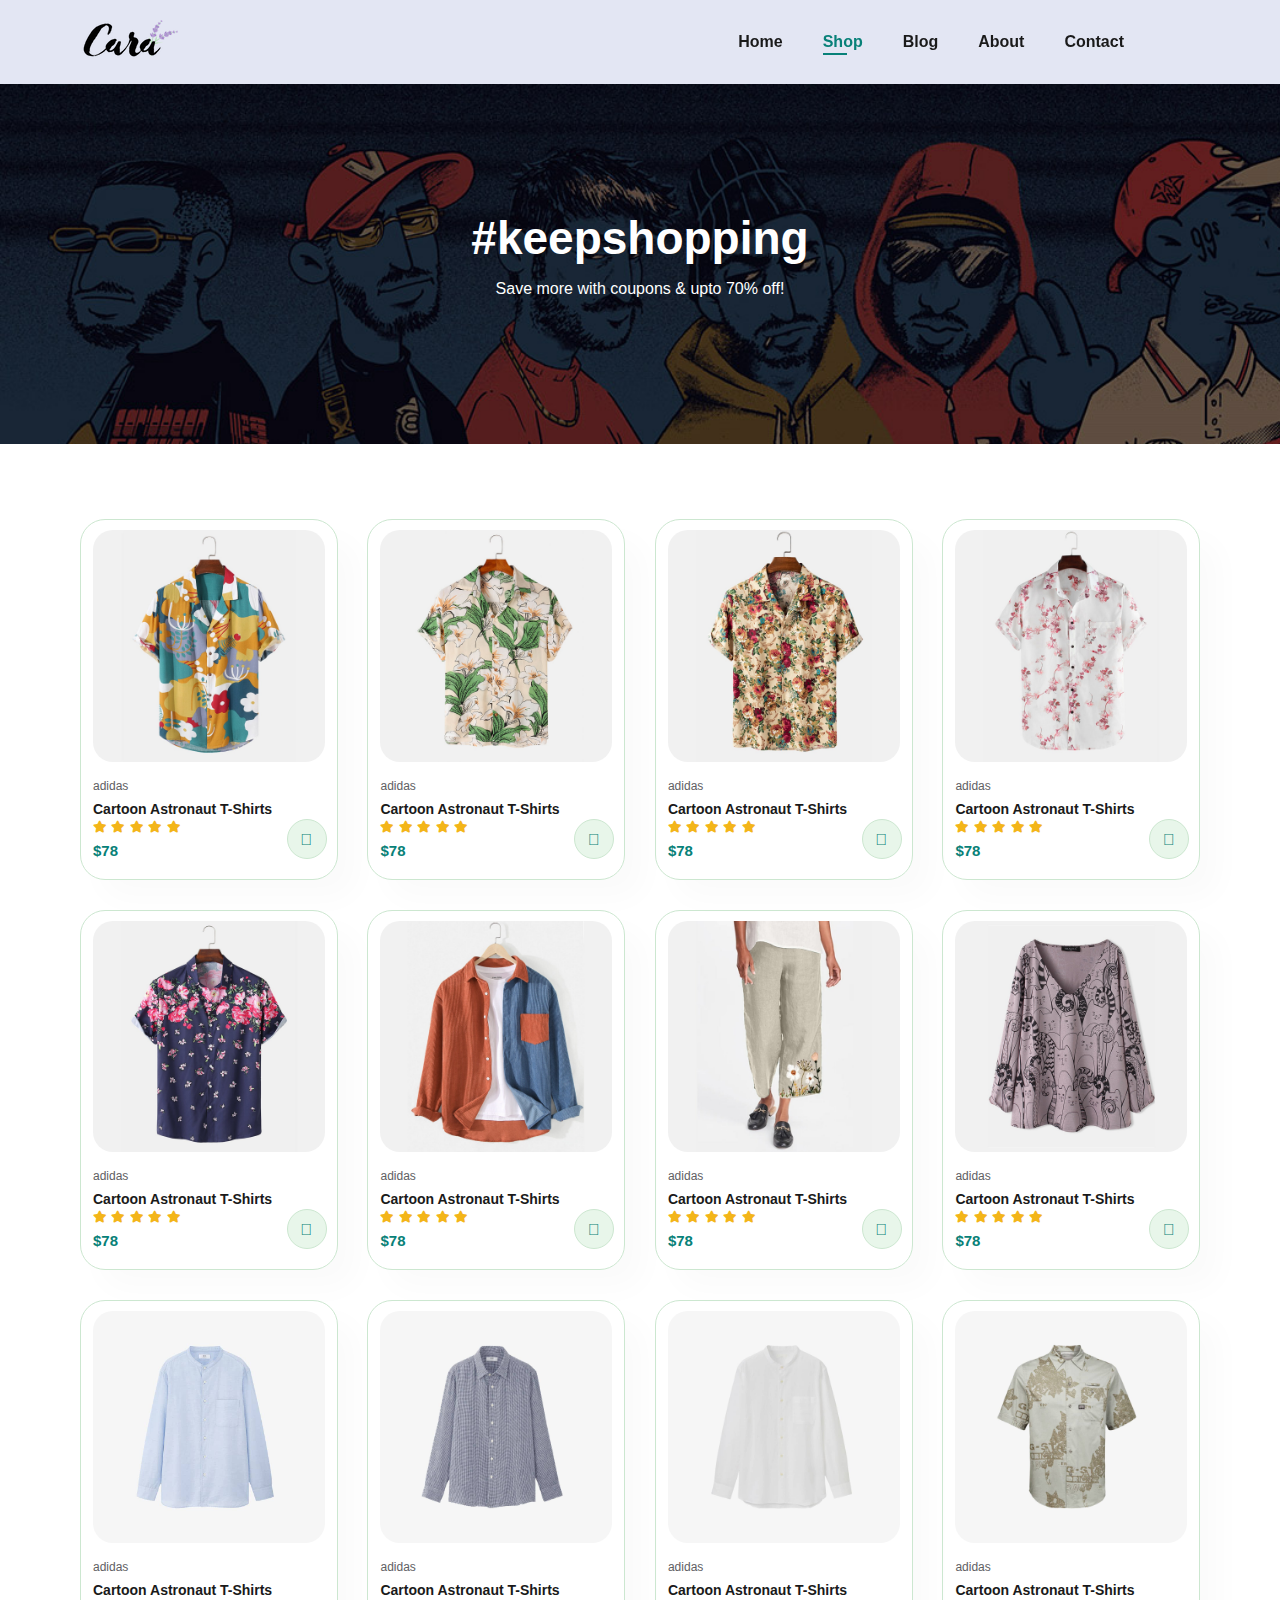
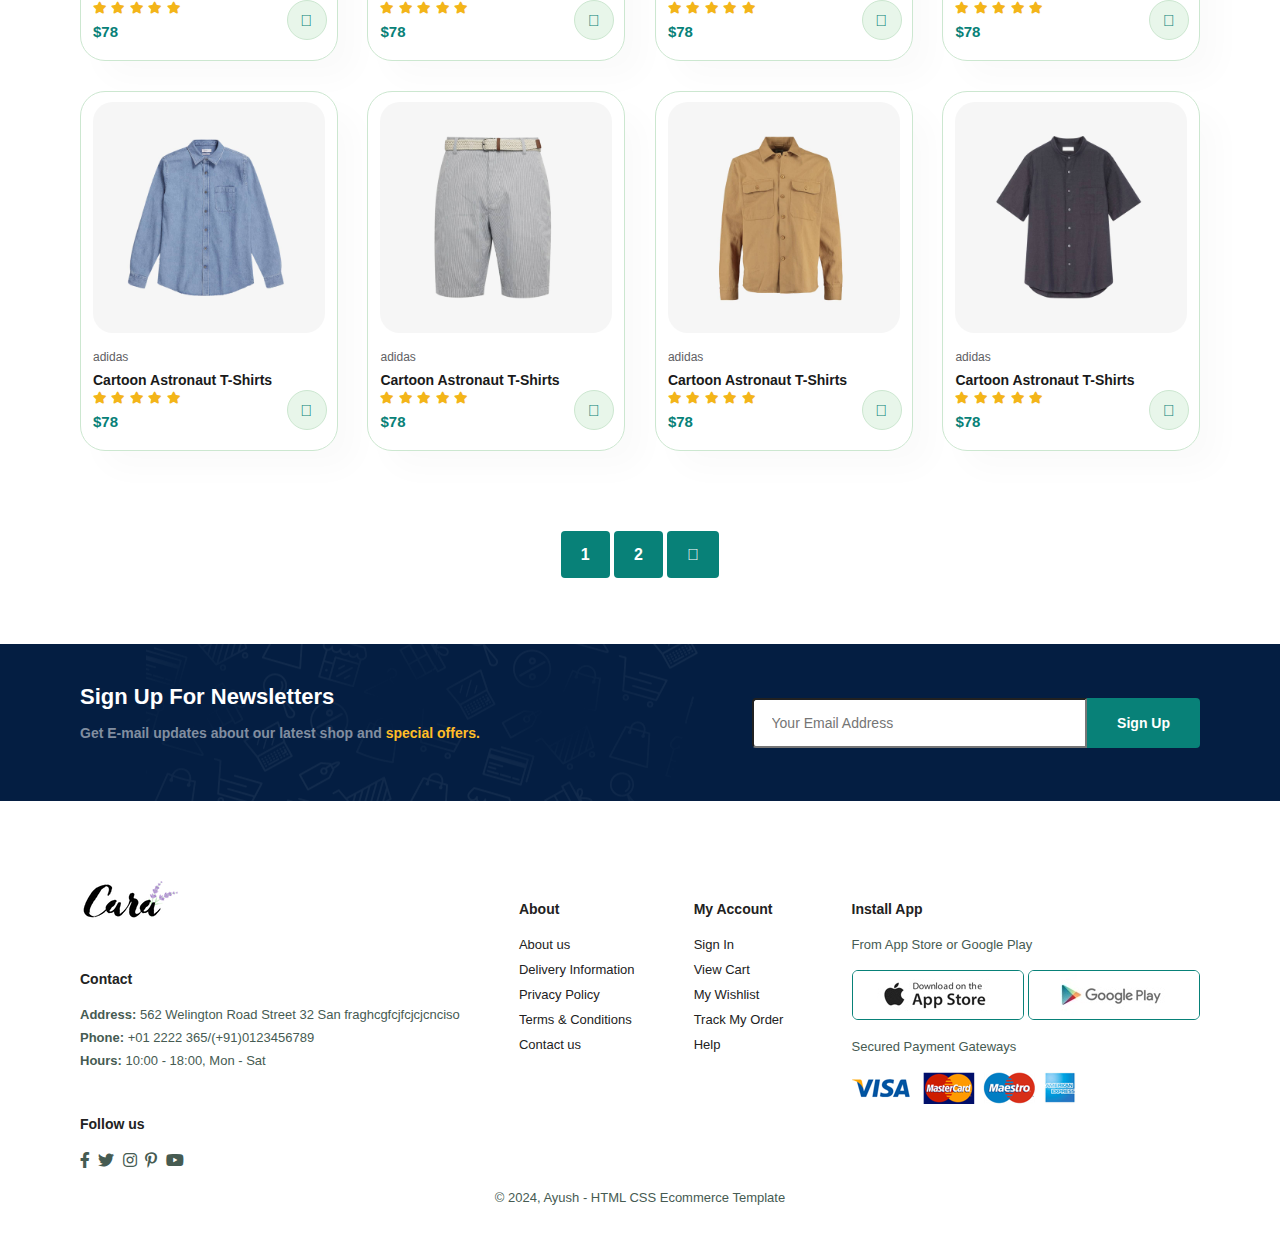
<file: shop.html>
<!DOCTYPE html>
<html lang="en">
<head>
  <meta charset="UTF-8">
  <meta name="viewport" content="width=device-width, initial-scale=1.0">
  <title>Ecommerce</title>
  <link rel="stylesheet" href="https://pro.fontawesome.com/releases/v5.10.0/css/all.css" />

  <link rel="stylesheet" href="style.css">
</head>
<body>
  <!-- Header Starts -->
  <section id="header">
    <a href="#"><img src="img/logo.png" class="logo" alt=""></a>

    <div>
      <ul id="navbar">
        <li><a href="index.html">Home</a></li>
        <li><a class="active" href="shop.html">Shop</a></li>
        <li><a href="blog.html">Blog</a></li>
        <li><a href="about.html">About</a></li>
        <li><a href="contact.html">Contact</a></li>
        <li id="lg-bag"><a href="cart.html"><i class="far fa-shopping-bag"></i></a></li>
        <a href="#" id="close"><i class="far fa-times"></i></a>
      </ul>
    </div>
    <div id="mobile">
      <a href="cart.html"><i class="far fa-shopping-bag"></i></a>
      <i id="bar" class="fas fa-outdent"></i>
    </div>
  </section>
  <!-- Header Ends -->

  <!-- Body Starts -->
  <section id="page-header">
    <h2>#keepshopping</h2>
    <p>Save more with coupons & upto 70% off!</p>
  </section>

  <!-- Product Starts -->
  <section id="product1" class="section-p1">
    <div class="pro-container">
      <div class="pro" onclick="window.location.href='sproduct.html';">
        <img src="img/products/f1.jpg" alt="">
        <div class="des">
          <span>adidas</span>
          <h5>Cartoon Astronaut T-Shirts</h5>
          <div class="star">
            <i class="fas fa-star"></i>
            <i class="fas fa-star"></i>
            <i class="fas fa-star"></i>
            <i class="fas fa-star"></i>
            <i class="fas fa-star"></i>
          </div>
          <h4>$78</h4>
        </div>
        <a href="#"><i class="fal fa-shopping-cart cart"></i></a>
      </div>
      <div class="pro">
        <img src="img/products/f2.jpg" alt="">
        <div class="des">
          <span>adidas</span>
          <h5>Cartoon Astronaut T-Shirts</h5>
          <div class="star">
            <i class="fas fa-star"></i>
            <i class="fas fa-star"></i>
            <i class="fas fa-star"></i>
            <i class="fas fa-star"></i>
            <i class="fas fa-star"></i>
          </div>
          <h4>$78</h4>
        </div>
        <a href="#"><i class="fal fa-shopping-cart cart"></i></a>
      </div>
      <div class="pro">
        <img src="img/products/f3.jpg" alt="">
        <div class="des">
          <span>adidas</span>
          <h5>Cartoon Astronaut T-Shirts</h5>
          <div class="star">
            <i class="fas fa-star"></i>
            <i class="fas fa-star"></i>
            <i class="fas fa-star"></i>
            <i class="fas fa-star"></i>
            <i class="fas fa-star"></i>
          </div>
          <h4>$78</h4>
        </div>
        <a href="#"><i class="fal fa-shopping-cart cart"></i></a>
      </div>
      <div class="pro">
        <img src="img/products/f4.jpg" alt="">
        <div class="des">
          <span>adidas</span>
          <h5>Cartoon Astronaut T-Shirts</h5>
          <div class="star">
            <i class="fas fa-star"></i>
            <i class="fas fa-star"></i>
            <i class="fas fa-star"></i>
            <i class="fas fa-star"></i>
            <i class="fas fa-star"></i>
          </div>
          <h4>$78</h4>
        </div>
        <a href="#"><i class="fal fa-shopping-cart cart"></i></a>
      </div>
      <div class="pro">
        <img src="img/products/f5.jpg" alt="">
        <div class="des">
          <span>adidas</span>
          <h5>Cartoon Astronaut T-Shirts</h5>
          <div class="star">
            <i class="fas fa-star"></i>
            <i class="fas fa-star"></i>
            <i class="fas fa-star"></i>
            <i class="fas fa-star"></i>
            <i class="fas fa-star"></i>
          </div>
          <h4>$78</h4>
        </div>
        <a href="#"><i class="fal fa-shopping-cart cart"></i></a>
      </div>
      <div class="pro">
        <img src="img/products/f6.jpg" alt="">
        <div class="des">
          <span>adidas</span>
          <h5>Cartoon Astronaut T-Shirts</h5>
          <div class="star">
            <i class="fas fa-star"></i>
            <i class="fas fa-star"></i>
            <i class="fas fa-star"></i>
            <i class="fas fa-star"></i>
            <i class="fas fa-star"></i>
          </div>
          <h4>$78</h4>
        </div>
        <a href="#"><i class="fal fa-shopping-cart cart"></i></a>
      </div>
      <div class="pro">
        <img src="img/products/f7.jpg" alt="">
        <div class="des">
          <span>adidas</span>
          <h5>Cartoon Astronaut T-Shirts</h5>
          <div class="star">
            <i class="fas fa-star"></i>
            <i class="fas fa-star"></i>
            <i class="fas fa-star"></i>
            <i class="fas fa-star"></i>
            <i class="fas fa-star"></i>
          </div>
          <h4>$78</h4>
        </div>
        <a href="#"><i class="fal fa-shopping-cart cart"></i></a>
      </div>
      <div class="pro">
        <img src="img/products/f8.jpg" alt="">
        <div class="des">
          <span>adidas</span>
          <h5>Cartoon Astronaut T-Shirts</h5>
          <div class="star">
            <i class="fas fa-star"></i>
            <i class="fas fa-star"></i>
            <i class="fas fa-star"></i>
            <i class="fas fa-star"></i>
            <i class="fas fa-star"></i>
          </div>
          <h4>$78</h4>
        </div>
        <a href="#"><i class="fal fa-shopping-cart cart"></i></a>
      </div>
 
      <div class="pro">
        <img src="img/products/n1.jpg" alt="">
        <div class="des">
          <span>adidas</span>
          <h5>Cartoon Astronaut T-Shirts</h5>
          <div class="star">
            <i class="fas fa-star"></i>
            <i class="fas fa-star"></i>
            <i class="fas fa-star"></i>
            <i class="fas fa-star"></i>
            <i class="fas fa-star"></i>
          </div>
          <h4>$78</h4>
        </div>
        <a href="#"><i class="fal fa-shopping-cart cart"></i></a>
      </div>
      <div class="pro">
        <img src="img/products/n2.jpg" alt="">
        <div class="des">
          <span>adidas</span>
          <h5>Cartoon Astronaut T-Shirts</h5>
          <div class="star">
            <i class="fas fa-star"></i>
            <i class="fas fa-star"></i>
            <i class="fas fa-star"></i>
            <i class="fas fa-star"></i>
            <i class="fas fa-star"></i>
          </div>
          <h4>$78</h4>
        </div>
        <a href="#"><i class="fal fa-shopping-cart cart"></i></a>
      </div>
      <div class="pro">
        <img src="img/products/n3.jpg" alt="">
        <div class="des">
          <span>adidas</span>
          <h5>Cartoon Astronaut T-Shirts</h5>
          <div class="star">
            <i class="fas fa-star"></i>
            <i class="fas fa-star"></i>
            <i class="fas fa-star"></i>
            <i class="fas fa-star"></i>
            <i class="fas fa-star"></i>
          </div>
          <h4>$78</h4>
        </div>
        <a href="#"><i class="fal fa-shopping-cart cart"></i></a>
      </div>
      <div class="pro">
        <img src="img/products/n4.jpg" alt="">
        <div class="des">
          <span>adidas</span>
          <h5>Cartoon Astronaut T-Shirts</h5>
          <div class="star">
            <i class="fas fa-star"></i>
            <i class="fas fa-star"></i>
            <i class="fas fa-star"></i>
            <i class="fas fa-star"></i>
            <i class="fas fa-star"></i>
          </div>
          <h4>$78</h4>
        </div>
        <a href="#"><i class="fal fa-shopping-cart cart"></i></a>
      </div>
      <div class="pro">
        <img src="img/products/n5.jpg" alt="">
        <div class="des">
          <span>adidas</span>
          <h5>Cartoon Astronaut T-Shirts</h5>
          <div class="star">
            <i class="fas fa-star"></i>
            <i class="fas fa-star"></i>
            <i class="fas fa-star"></i>
            <i class="fas fa-star"></i>
            <i class="fas fa-star"></i>
          </div>
          <h4>$78</h4>
        </div>
        <a href="#"><i class="fal fa-shopping-cart cart"></i></a>
      </div>
      <div class="pro">
        <img src="img/products/n6.jpg" alt="">
        <div class="des">
          <span>adidas</span>
          <h5>Cartoon Astronaut T-Shirts</h5>
          <div class="star">
            <i class="fas fa-star"></i>
            <i class="fas fa-star"></i>
            <i class="fas fa-star"></i>
            <i class="fas fa-star"></i>
            <i class="fas fa-star"></i>
          </div>
          <h4>$78</h4>
        </div>
        <a href="#"><i class="fal fa-shopping-cart cart"></i></a>
      </div>
      <div class="pro">
        <img src="img/products/n7.jpg" alt="">
        <div class="des">
          <span>adidas</span>
          <h5>Cartoon Astronaut T-Shirts</h5>
          <div class="star">
            <i class="fas fa-star"></i>
            <i class="fas fa-star"></i>
            <i class="fas fa-star"></i>
            <i class="fas fa-star"></i>
            <i class="fas fa-star"></i>
          </div>
          <h4>$78</h4>
        </div>
        <a href="#"><i class="fal fa-shopping-cart cart"></i></a>
      </div>
      <div class="pro">
        <img src="img/products/n8.jpg" alt="">
        <div class="des">
          <span>adidas</span>
          <h5>Cartoon Astronaut T-Shirts</h5>
          <div class="star">
            <i class="fas fa-star"></i>
            <i class="fas fa-star"></i>
            <i class="fas fa-star"></i>
            <i class="fas fa-star"></i>
            <i class="fas fa-star"></i>
          </div>
          <h4>$78</h4>
        </div>
        <a href="#"><i class="fal fa-shopping-cart cart"></i></a>
      </div>
    </div>
  </section>
  <!-- New Arrivals Ends -->

  <section id="pagination" class="section-p1">
    <a href="#">1</a>
    <a href="#">2</a>
    <a href="#"><i class="fal fa-long-arrow-alt-right"></i></a>
  </section>

  <!-- News Letter Starts -->
  <section id="newsletter" class="section-p1 section-m1">
    <div class="newstext">
      <h4>Sign Up For Newsletters</h4>
      <p>Get E-mail updates about our latest shop and <span>special offers.</span></p>
    </div>
    <div class="form">
      <input type="text" placeholder="Your Email Address">
      <button class="normal">Sign Up</button>
    </div>
  </section>
  <!-- News Letter Ends -->

  <!-- Footer Starts -->
  <footer class="section-p1">
    <div class="col">
      <img class="logo" src="img/logo.png" alt="">
      <h4>Contact</h4>
      <p><strong>Address: </strong>562 Welington Road Street 32 San fraghcgfcjfcjcjcnciso</p>
      <p><strong>Phone: </strong> +01 2222 365/(+91)0123456789</p>
      <p><strong>Hours: </strong>10:00 - 18:00, Mon - Sat</p>
      <div class="follow">
        <h4>Follow us</h4>
        <div class="icon">
          <i class="fab fa-facebook-f"></i>
          <i class="fab fa-twitter"></i>
          <i class="fab fa-instagram"></i>
          <i class="fab fa-pinterest-p"></i>
          <i class="fab fa-youtube"></i>
        </div>
      </div>
    </div>

    <div class="col">
      <h4>About</h4>
      <a href="#">About us</a>
      <a href="#">Delivery Information</a>
      <a href="#">Privacy Policy</a>
      <a href="#">Terms & Conditions</a>
      <a href="#">Contact us</a>
    </div>

    <div class="col">
      <h4>My Account</h4>
      <a href="#">Sign In</a>
      <a href="#">View Cart</a>
      <a href="#">My Wishlist</a>
      <a href="#">Track My Order</a>
      <a href="#">Help</a>
    </div>

    <div class="col install">
      <h4>Install App</h4>
      <p>From App Store or Google Play</p>
      <div class="row">
        <img src="img/pay/app.jpg" alt="">
        <img src="img/pay/play.jpg" alt="">
      </div>
      <p>Secured Payment Gateways</p>
      <img src="img/pay/pay.png" alt="">
    </div>

    <div class="copyright">
      <p>&#169 2024, Ayush - HTML CSS Ecommerce Template</p>
    </div>
  </footer>
  <!-- Footer Ends -->
  <!-- Body Ends -->


  <script src="script.js"></script>
</body>
</html>
</file>
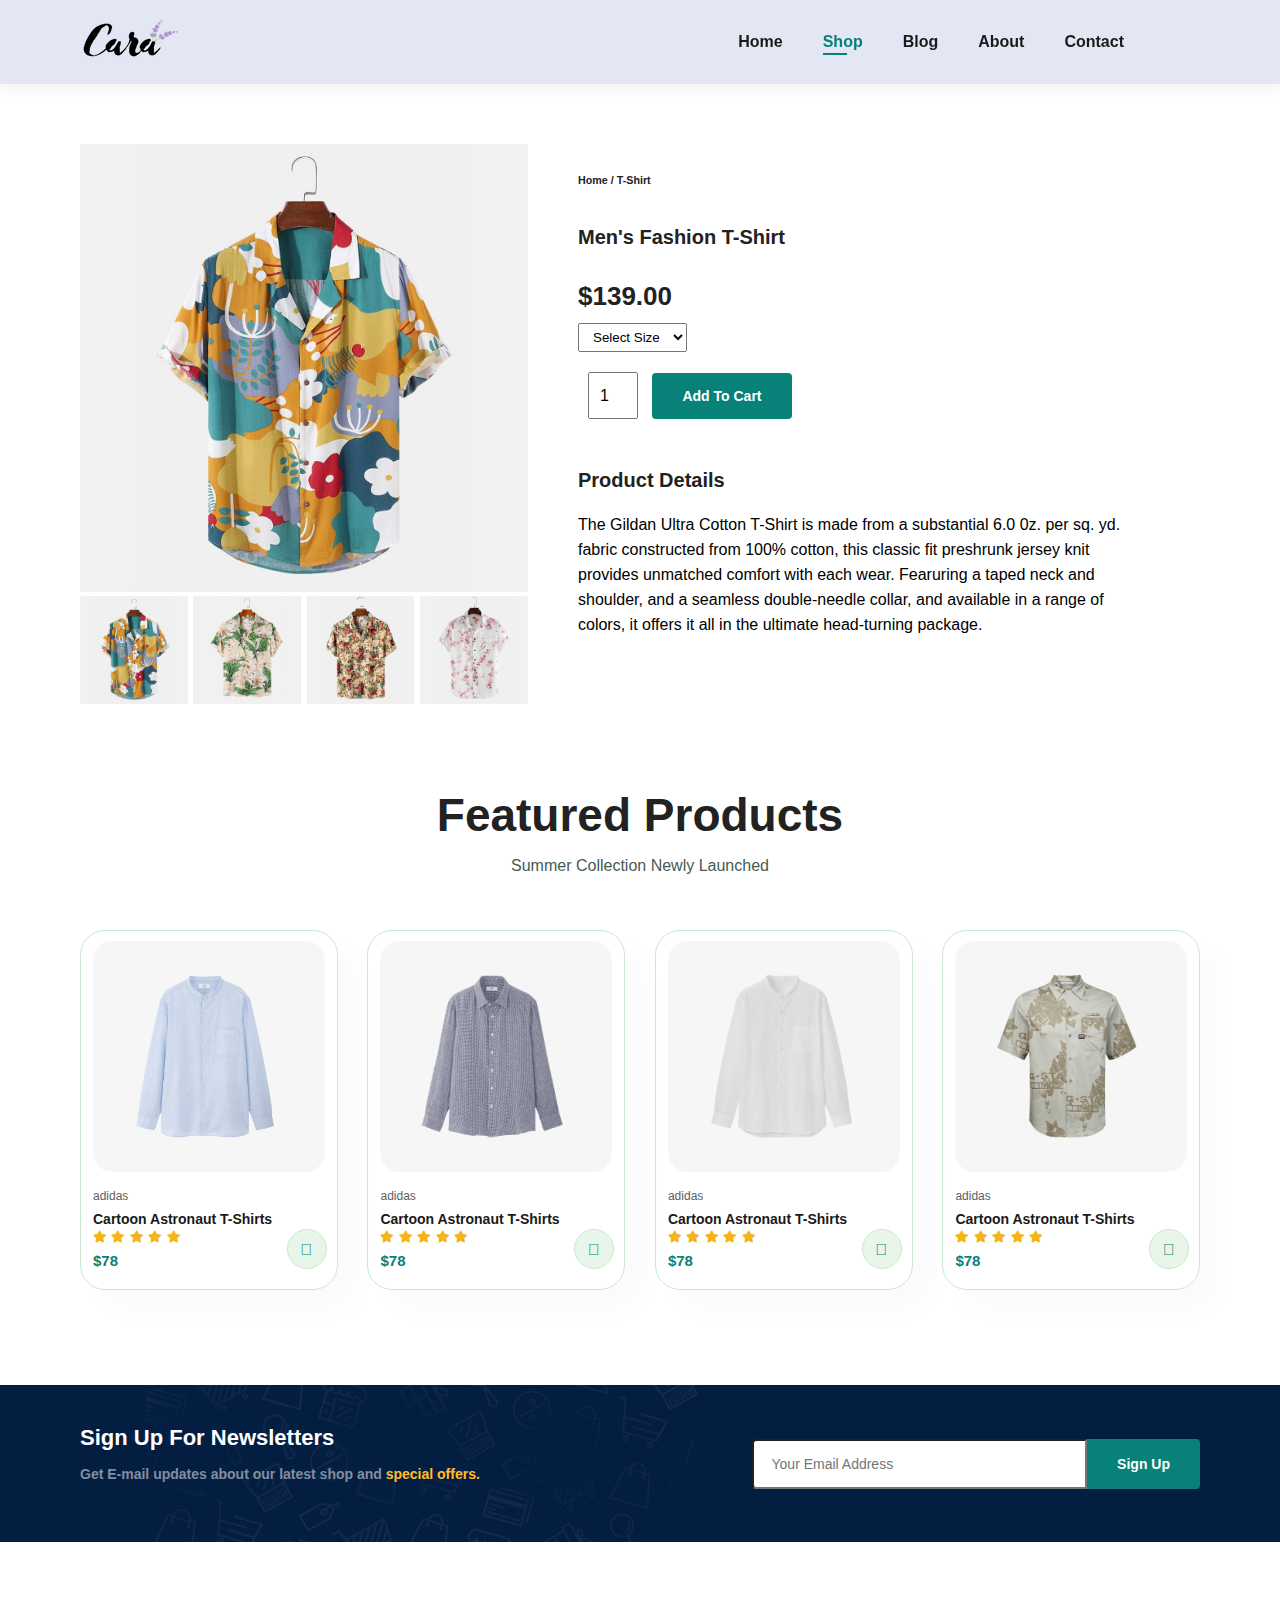
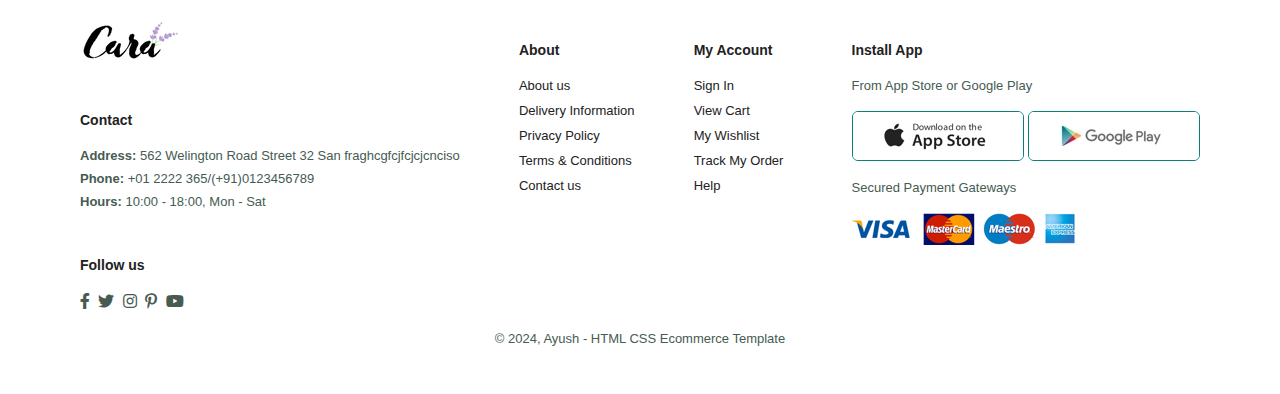
<file: sproduct.html>
<!DOCTYPE html>
<html lang="en">
<head>
  <meta charset="UTF-8">
  <meta name="viewport" content="width=device-width, initial-scale=1.0">
  <title>Ecommerce</title>
  <link rel="stylesheet" href="https://pro.fontawesome.com/releases/v5.10.0/css/all.css" />

  <link rel="stylesheet" href="style.css">
</head>
<body>
  <!-- Header Starts -->
  <section id="header">
    <a href="#"><img src="img/logo.png" class="logo" alt=""></a>

    <div>
      <ul id="navbar">
        <li><a href="index.html">Home</a></li>
        <li><a class="active" href="shop.html">Shop</a></li>
        <li><a href="blog.html">Blog</a></li>
        <li><a href="about.html">About</a></li>
        <li><a href="contact.html">Contact</a></li>
        <li id="lg-bag"><a href="cart.html"><i class="far fa-shopping-bag"></i></a></li>
        <a href="#" id="close"><i class="far fa-times"></i></a>
      </ul>
    </div>
    <div id="mobile">
      <a href="cart.html"><i class="far fa-shopping-bag"></i></a>
      <i id="bar" class="fas fa-outdent"></i>
    </div>
  </section>
  <!-- Header Ends -->

  <!-- Product Details Starts -->

  <section id="prodetails" class="section-p1">
    <div class="single-pro-image">
      <img src="img/products/f1.jpg" width="100%" id="MainImg" alt="">

      <div class="small-img-group">
        <div class="small-img-col">
          <img src="img/products/f1.jpg" width="100%" class="small-img" alt="">
        </div>
        <div class="small-img-col">
          <img src="img/products/f2.jpg" width="100%" class="small-img" alt="">
        </div>
        <div class="small-img-col">
          <img src="img/products/f3.jpg" width="100%" class="small-img" alt="">
        </div>
        <div class="small-img-col">
          <img src="img/products/f4.jpg" width="100%" class="small-img" alt="">
        </div>
      </div>
    </div>


  <div class="single-pro-details">
    <h6>Home / T-Shirt</h6>
    <h4>Men's Fashion T-Shirt</h4>
    <h2>$139.00</h2>
    <select>
      <option>Select Size</option>
      <option>XXL</option>
      <option>XL</option>
      <option>Large</option>
      <option>Small</option>
    </select>
    <input type="number" value="1">
    <button class="normal">Add To Cart</button>
    <h4>Product Details</h4>
    <span>The Gildan Ultra Cotton T-Shirt is made from a substantial
      6.0 0z. per sq. yd. fabric constructed from 100% cotton, this classic
      fit preshrunk jersey knit provides unmatched comfort with each wear.
      Fearuring a taped neck and shoulder, and a seamless double-needle collar,
       and available in a range of colors, it offers it all in the ultimate
       head-turning package.
    </span>
  </div>
</section>
   <!-- Product Details Ends -->

     <!-- New Arrivals Starts -->
  <section id="product1" class="section-p1">
    <h2>Featured Products</h2>
    <p>Summer Collection Newly Launched</p>
    <div class="pro-container">
      <div class="pro">
        <img src="img/products/n1.jpg" alt="">
        <div class="des">
          <span>adidas</span>
          <h5>Cartoon Astronaut T-Shirts</h5>
          <div class="star">
            <i class="fas fa-star"></i>
            <i class="fas fa-star"></i>
            <i class="fas fa-star"></i>
            <i class="fas fa-star"></i>
            <i class="fas fa-star"></i>
          </div>
          <h4>$78</h4>
        </div>
        <a href="#"><i class="fal fa-shopping-cart cart"></i></a>
      </div>
      <div class="pro">
        <img src="img/products/n2.jpg" alt="">
        <div class="des">
          <span>adidas</span>
          <h5>Cartoon Astronaut T-Shirts</h5>
          <div class="star">
            <i class="fas fa-star"></i>
            <i class="fas fa-star"></i>
            <i class="fas fa-star"></i>
            <i class="fas fa-star"></i>
            <i class="fas fa-star"></i>
          </div>
          <h4>$78</h4>
        </div>
        <a href="#"><i class="fal fa-shopping-cart cart"></i></a>
      </div>
      <div class="pro">
        <img src="img/products/n3.jpg" alt="">
        <div class="des">
          <span>adidas</span>
          <h5>Cartoon Astronaut T-Shirts</h5>
          <div class="star">
            <i class="fas fa-star"></i>
            <i class="fas fa-star"></i>
            <i class="fas fa-star"></i>
            <i class="fas fa-star"></i>
            <i class="fas fa-star"></i>
          </div>
          <h4>$78</h4>
        </div>
        <a href="#"><i class="fal fa-shopping-cart cart"></i></a>
      </div>
      <div class="pro">
        <img src="img/products/n4.jpg" alt="">
        <div class="des">
          <span>adidas</span>
          <h5>Cartoon Astronaut T-Shirts</h5>
          <div class="star">
            <i class="fas fa-star"></i>
            <i class="fas fa-star"></i>
            <i class="fas fa-star"></i>
            <i class="fas fa-star"></i>
            <i class="fas fa-star"></i>
          </div>
          <h4>$78</h4>
        </div>
        <a href="#"><i class="fal fa-shopping-cart cart"></i></a>
      </div>
    </div>
  </section>
  <!-- New Arrivals Ends -->

  <!-- News Letter Starts -->
  <section id="newsletter" class="section-p1 section-m1">
    <div class="newstext">
      <h4>Sign Up For Newsletters</h4>
      <p>Get E-mail updates about our latest shop and <span>special offers.</span></p>
    </div>
    <div class="form">
      <input type="text" placeholder="Your Email Address">
      <button class="normal">Sign Up</button>
    </div>
  </section>
  <!-- News Letter Ends -->

  <!-- Footer Starts -->
  <footer class="section-p1">
    <div class="col">
      <img class="logo" src="img/logo.png" alt="">
      <h4>Contact</h4>
      <p><strong>Address: </strong>562 Welington Road Street 32 San fraghcgfcjfcjcjcnciso</p>
      <p><strong>Phone: </strong> +01 2222 365/(+91)0123456789</p>
      <p><strong>Hours: </strong>10:00 - 18:00, Mon - Sat</p>
      <div class="follow">
        <h4>Follow us</h4>
        <div class="icon">
          <i class="fab fa-facebook-f"></i>
          <i class="fab fa-twitter"></i>
          <i class="fab fa-instagram"></i>
          <i class="fab fa-pinterest-p"></i>
          <i class="fab fa-youtube"></i>
        </div>
      </div>
    </div>

    <div class="col">
      <h4>About</h4>
      <a href="#">About us</a>
      <a href="#">Delivery Information</a>
      <a href="#">Privacy Policy</a>
      <a href="#">Terms & Conditions</a>
      <a href="#">Contact us</a>
    </div>

    <div class="col">
      <h4>My Account</h4>
      <a href="#">Sign In</a>
      <a href="#">View Cart</a>
      <a href="#">My Wishlist</a>
      <a href="#">Track My Order</a>
      <a href="#">Help</a>
    </div>

    <div class="col install">
      <h4>Install App</h4>
      <p>From App Store or Google Play</p>
      <div class="row">
        <img src="img/pay/app.jpg" alt="">
        <img src="img/pay/play.jpg" alt="">
      </div>
      <p>Secured Payment Gateways</p>
      <img src="img/pay/pay.png" alt="">
    </div>

    <div class="copyright">
      <p>&#169 2024, Ayush - HTML CSS Ecommerce Template</p>
    </div>
  </footer>
  <!-- Footer Ends -->
  <!-- Body Ends -->

  <script>
    var MainImg = document.getElementById("MainImg");
    var smallimg = document.getElementsByClassName("small-img");

    smallimg[0].onclick = function(){
      MainImg.src = smallimg[0].src;
    }
    smallimg[1].onclick = function(){
      MainImg.src = smallimg[1].src;
    }
    smallimg[2].onclick = function(){
      MainImg.src = smallimg[2].src;
    }
    smallimg[3].onclick = function(){
      MainImg.src = smallimg[3].src;
    }
  </script>

  <script src="script.js"></script>
</body>
</html>
</file>
<file: style.css>
@import url('https://fonts.googleapis.com/css2?family=League+Spartan:wght@200;300;400;500;600;700;800;900&display=swap');

*{
  margin: 0;
  padding: 0;
  box-sizing: border-box;
  font-family: 'Spartan',sans-serif;
}

h1{
  font-size: 50px;
  line-height: 64px;
  color: #222;
}

h2{
  font-size: 46px;
  line-height: 54px;
  color: #222;
}

h4{
  font-size: 20px;
  color: #222;
}

h6{
  font-size: 700;
  color: #222;
}

p{
  font-size: 16px;
  color: #465b52;
  margin: 15px 0 20px 0;
}

.section-p1{
  padding: 40px 80px;
}

.section-m1{
  margin: 40px 0;
}

button.normal{
  font-size: 14px;
  font-weight: 600;
  padding: 15px 30px;
  color: #000;
  background-color: #fff;
  border-radius: 4px;
  cursor: pointer;
  border: none;
  outline: none;
  transition: 0.2s ease;
}

button.white{
  font-size: 13px;
  font-weight: 600;
  padding: 11px 18px;
  color: #fff;
  background-color: transparent;
  cursor: pointer;
  border: 1px solid #fff;
  outline: none;
  transition: 0.2s ease;
}

body{
  width: 100%;
}

/* Header Start  */
#header{
  display: flex;
  align-items: center;
  justify-content: space-between;
  padding: 20px 80px;
  background: #E3E6F3;
  box-shadow: 0 5px 15px rgba(0, 0, 0, 0.06);
  z-index: 999;
  position: sticky;
  top: 0;
  left: 0;
}

#navbar{
  display: flex;
  align-items: center;
  justify-content: center;
}

#navbar li{
  list-style: none;
  padding: 0 20px;
  position: relative;
  transition: 350ms ease;

}

#navbar li a{
  text-decoration: none;
  font-size: 16px;
  font-weight: 600;
  color: #1a1a1a;
  transition: 350ms ease;
}

#navbar li a:hover,
#navbar li a.active{
  transition: 350ms ease;
  color: #088178;
}

#navbar li a.active::after,
#navbar li a:hover::after{
  content: "";
  width: 30%;
  height: 2px;
  background: #088178;
  position: absolute;
  bottom: -4px;
  left: 20px;
  transition: 350ms ease;
}

#mobile{
  display: none;
  align-items: center;
}

#close{
  display: none;
}

/* Header Ends */

/* Home Page Starts */

#hero{
  background-image: url(img/hero4.png);
  height: 90vh;
  width: 100%;
  background-size: cover;
  background-position: top 25% right 0;
  padding: 0 80px;
  display: flex;
  flex-direction: column;
  align-items: flex-start;
  justify-content: center;
}

#hero h4{
  padding-bottom: 15px;
}

#hero h1{
 color: #088178;
}

#hero button{
  background-image: url(img/button.png);
  background-color: transparent;
  color: #088178;
  border: 0;
  padding: 14px 80px 14px 65px;
  background-repeat: no-repeat;
  cursor: pointer;
  font-weight: 700;
  font-size: 15px;
}

/* Feature Starts */
#feature{
  display: flex;
  align-items: center;
  justify-content: space-between;
  flex-wrap: wrap;
}
#feature .fe-box{
  width: 180px;
  text-align: center;
  padding: 25px 15px;
  box-shadow: 20px 20px 34px rgba(0, 0, 0, 0.03);
  border: 1px solid #cce7d0;
  border-radius: 4px;
  margin: 15px 0;
  transition: 350ms ease;
}
#feature .fe-box:hover{
  box-shadow: 10px 10px 54px rgba(70, 62, 221, 0.1);
  margin: 25px 0;
  transition: 350ms ease;
}
#feature .fe-box img{
  width: 100%;
  margin-bottom: 10px;
}
#feature .fe-box h6{
  display: inline-block;
  padding: 9px 8px 6px 8px;
  line-height: 1;
  border-radius: 4px;
  color: #088178;
  background-color: #fddde4;
}
#feature .fe-box:nth-child(2) h6{
  background-color: #cdebbc;
}
#feature .fe-box:nth-child(3) h6{
  background-color: #d1e8f2;
}
#feature .fe-box:nth-child(4) h6{
  background-color: #cdd4f8;
}
#feature .fe-box:nth-child(5) h6{
  background-color: #f6dbf6;
}
#feature .fe-box:nth-child(6) h6{
  background-color: #fff2e5;
}
/* Feature Ends */

/* Product Starts */
#product1{
  text-align: center;
}
#product1 .pro-container{
  display: flex;
  justify-content: space-between;
  padding-top: 20px;
  flex-wrap: wrap;
}

#product1 .pro{
  width: 23%;
  min-width: 250px;
  padding: 10px 12px;
  border: 1px solid #cce7d0;
  border-radius: 25px;
  cursor: pointer;
  box-shadow: 20px 20px 30px rgba(0, 0, 0, 0.02);
  margin: 15px 0;
  transition: 350ms ease;
  position: relative;
}
#product1 .pro:hover{
  box-shadow: 20px 20px 30px rgba(0, 0, 0, 0.06);

}
#product1 .pro img{
  width: 100%;
  border-radius: 20px;
}

#product1 .pro .des{
  text-align: start;
  padding: 10px 0;
}

#product1 .pro .des span{
  color:#606063;
  font-size: 12px;
}

#product1 .pro .des h5{
  padding-top: 7px;
  color: #1a1a1a;
  font-size: 14px;
}

#product1 .pro .des i{
  font-size: 12px;
  color: rgb(243, 181, 25);
}

#product1 .pro .des h4{
  padding-top: 7px;
  font-size: 15px;
  font-weight: 700;
  color: #088178;
}

#product1 .pro .cart{
  width: 40px;
  height: 40px;
  line-height: 40px;
  border-radius: 50px;
  background-color: #e8f6ea;
  font-weight: 500;
  color: #088178;
  border: 1px solid #cce7d0;
  position: absolute;
  bottom: 20px;
  right: 10px;
}
/* Product Ends */

/* Banner Starts */
#banner{
  display: flex;
  flex-direction: column;
  justify-content: center;
  align-items: center;
  text-align: center;
  background-image: url(img/banner/b2.jpg);
  width: 100%;
  height: 40vh;
  background-size: cover;
  background-position: center;
}
#banner h4{
  color: #fff;
  font-size: 16px;
}
#banner h2{
  color: #fff;
  font-size: 30px;
  padding: 10px 0;
}
#banner h2 span{
  color: #ef3636;
}
#banner button:hover{
  background-color: #088178;
  color: #fff;
  transition: 0.2s ease;
}
/* Banner Ends */

/* sm-banner starts */
#sm-banner{
  display: flex;
  justify-content: space-between;
  flex-wrap: wrap;
}
#sm-banner .banner-box{
  display: flex;
  flex-direction: column;
  justify-content: center;
  align-items: flex-start;
  background-image: url(img/banner/b17.jpg);
  min-width: 580px;
  height: 50vh;
  background-size: cover;
  background-position: center;
  padding: 30px;
}
#sm-banner .banner-box2{
  background-image: url(img/banner/b10.jpg);

}

#sm-banner h4{
  color: #fff;
  font-size: 20px;
  font-weight: 300;
}
#sm-banner h2{
  color: #fff;
  font-size: 28px;
  font-weight: 800;
}
#sm-banner span{
  color: #fff;
  font-size: 14px;
  font-weight: 500;
  padding-bottom: 15px;
}
#sm-banner .banner-box{
  border-radius: 10px;
}
#sm-banner button{
  border-radius: 10px;
}
#sm-banner .banner-box:hover button{
  background: #088178;
  border: 1px solid #088178;
  transition: 0.2s ease;
}
/* sm-banner ends */

/* Three Banner Starts */
#banner3{
  display: flex;
  justify-content: space-between;
  flex-wrap: wrap;
  padding: 0 80px;
}
#banner3 .banner-box{
  display: flex;
  flex-direction: column;
  justify-content: center;
  align-items: flex-start;
  background-image: url(img/banner/b7.jpg);
  min-width: 30%;
  height: 30vh;
  background-size: cover;
  background-position: center;
  padding: 20px;
  margin-bottom: 20px;
}
#banner3 .banner-box2{
  background-image: url(img/banner/b4.jpg);
}
#banner3 .banner-box3{
  background-image: url(img/banner/b18.jpg);
}
#banner3 .banner-box{
  border-radius: 10px;
}
#banner3 h2{
  color: #fff;
  font-weight: 900;
  font-size: 22px;
}
#banner3 h3{
  color: #ec544e;
  font-weight: 800;
  font-size: 15px;
}
/* Three Banner Ends */

/* News Letter Starts */
#newsletter{
  display: flex;
  justify-content: space-between;
  flex-wrap: wrap;
  align-items: center;
  background-image: url(img/banner/b14.png);
  background-repeat: no-repeat;
  background-position: 20% 30%;
  background-color: #041e42;
}
#newsletter h4{
  font-size: 22px;
  font-weight: 700;
  color: #fff;
}
#newsletter p{
  font-size: 14px;
  font-weight: 600;
  color: #818ea0;
}
#newsletter p span{
  color: #ffbd27;
}
#newsletter .form{
  display: flex;
  width: 40%;
}
#newsletter input{
  height: 3.123rem;
  padding: 0 1.25em;
  font-size: 14px;
  width: 100%;
  border-radius: 4px;
  outline: none;
  border-top-right-radius: 0;
  border-bottom-right-radius: 0;

}
#newsletter button{
  background-color: #088178;
  color: #fff;
  white-space: nowrap;
  border-top-left-radius: 0;
  border-bottom-left-radius: 0;
}
/* News Letter Ends */

/* Footer Starts */
footer{
  display: flex;
  flex-wrap:wrap;
  justify-content: space-between;
}

footer .col{
  display: flex;
  flex-direction: column;
  align-items: flex-start;
  margin-bottom: 20px;
}

footer .logo{
  margin-bottom: 30px;
}

footer h4{
  font-size: 14px;
  margin-left: -20px;
  padding: 20px;
}

footer p{
  font-size: 13px;
  margin:0 0 8px 0;
}

footer a{
  font-size: 13px;
  text-decoration: none;
  color: #222;
  margin-bottom: 10px;
  transition: 300ms;

}
footer .follow{
  margin-top: 20px;
}
footer .follow i{
  color: #465b52;
  padding-right: 4px;
  cursor: pointer;

}

footer .install .row img{
  border: 1px solid #088178;
  border-radius: 6px;

}
footer .install img{
  margin: 10px 0 15px 0;
}
footer .follow i:hover,
footer a:hover{
  color: #088178;
  transition: 300ms ease-in-out;
}

footer .copyright{
  width: 100%;
  text-align: center;
}
/* Footer Ends */

/* Home Page Ends */

/* Shop Starts */
  #page-header{
    background-image: url(img/banner/b1.jpg);
    width: 100%;
    height: 40vh;
    background-size: cover;
    display: flex;
    justify-content: center;
    text-align: center;
    flex-direction: column;
    padding: 14px;
  }
  #page-header h2,
  #page-header p{
    color: #fff;
  }

  #pagination{
    text-align: center;
  }
  #pagination a{
    text-decoration: none;
    background-color: #088178;
    padding: 15px 20px;
    border-radius: 4px;
    color: #fff;
    font-weight: 600;
  }
  #pagination a i{
    font-size: 16px;
    font-weight: 600;
  }
/* Shop Ends */

/* Product details start */
#prodetails{
  display: flex;
  margin-top: 20px;
}
  #prodetails .single-pro-image{
    width: 40%;
    margin-right: 50px;
  }
  .small-img-group{
    display: flex;
    justify-content: space-between;
  }
  .small-img-col{
    flex-basis: 24%;
    cursor: pointer;
  }
  #prodetails .single-pro-details{
    width: 50%;
    padding-top: 30px;
  }
  #prodetails .single-pro-details h4{
    padding: 40px 0 20px 0;
  }
  #prodetails .single-pro-details h2{
   font-size: 26px;
  }
  #prodetails .single-pro-details select{
    display: block;
    padding: 5px 10px;
    margin-bottom: 10px;
  }
  #prodetails .single-pro-details select:focus{
    outline: none;
  }
  #prodetails .single-pro-details input{
    width: 50px;
    height: 47px;
    padding-left: 10px;
    font-size: 16px;
    margin: 10px;
  }
  #prodetails .single-pro-details input:focus{
    outline: none;
  }
  #prodetails .single-pro-details button{
    background: #088178;
    color: #fff;
  }
  #prodetails .single-pro-details span{
    line-height: 25px;
  }
/* Product details end */

/* Blog page */
#page-header.blog-header{
  background-image: url("img/banner/b19.jpg");
}

#blog{
  padding: 150px 150px 0 150px;
}

#blog .blog-box{
  display: flex;
  align-items: center;
  width: 100%;
  position: relative;
  padding-bottom: 90px;
}

#blog .blog-img{
  width: 50%;
  margin-right: 40px;
}
#blog img{
  width: 100%;
  height: 300px;
  object-fit: cover;
}
#blog .blog-details{
  width: 50%;
}
#blog .blog-details a{
  text-decoration: none;
  font-size: 11px;
  color: #000;
  font-weight: 700;
  position: relative;
  transition: 0.3s ease;
}
#blog .blog-details a::after{
  content: "";
  width: 50px;
  height: 1px;
  background-color: #000;
  position: absolute;
  top: 4px;
  right: -60px;
}
#blog .blog-details a:hover{
  color: #088178;
}
#blog .blog-details a:hover::after{
  background-color: #088178;
}
#blog .blog-box h1{
  position: absolute;
  top: -40px;
  left: 0;
  font-size: 70px;
  font-weight: 700;
  color: #c9cbce;
  z-index: -9;
}

/* About Page */
#page-header.about-header{
  background-image: url("img/about/banner.png");
}

#about-head{
  display: flex;
  align-items: center;
}
#about-head img{
  width: 50%;
  height: auto;
}

#about-head div{
  padding-left: 40px;
}

#about-app{
  text-align: center;
}
#about-app .video{
  width: 70%;
  height: 100%;
  margin: 30px auto 0 auto;
}
#about-app .video video{
  width: 100%;
  height: 100%;
  border-radius: 20px;
}

/* Contact page */

#contact-details{
  display: flex;
  align-items: center;
  justify-content: space-between;
}
#contact-details .details{
  width: 40%;
}
#contact-details .details span,
#form-details form span{
  font-size: 12px;
}
#contact-details .details h2,
#form-details form h2{
  font-size: 26px;
  line-height: 35px;
  padding: 20px 0;
}
#contact-details .details h3{
  font-size: 16px;
  padding-bottom: 15px;
}
#contact-details .details li{
  list-style: none;
  display: flex;
  padding: 10px 0;
}

#contact-details .details li i{
  font-size: 14px;
  padding-right: 22px;
}
#contact-details .details li p{
  margin: 0;
  font-size: 14px;
}

#contact-details .map{
  width: 55%;
  height: 400px;
}
#contact-details .map iframe{
  width: 100%;
  height: 100%;
}

#form-details{
  display: flex;
  justify-content: space-between;
  margin: 30px;
  padding: 80px;
  border: 1px solid #e1e1e1;
}

#form-details form{
  width: 65%;
  display: flex;
  flex-direction: column;
  align-items: flex-start;
}
#form-details form input,
#form-details form textarea{
  width: 100%;
  padding: 12px 15px;
  outline: none;
  margin-bottom: 20px;
  border: 1px solid #e1e1e1;
}
#form-details form button{
  background-color: #088178;
  color: #fff;
}
#form-details .peopel div{
  padding-bottom: 25px;
  display: flex;
  align-items: flex-starts;
}

#form-details .peopel div img{
  width: 65px;
  height: 65px;
  object-fit: cover;
  margin-right: 15px;
}
#form-details .peopel div p{
  margin: 0;
  font-size: 13px;
  line-height: 25px;
}
#form-details .peopel div p span{
  display: block;
  font-size: 16px;
  font-weight: 600;
  color: #000;
}

/* Cart Page */
#cart table{
  width: 100%;
  border-collapse: collapse;
  table-layout: fixed;
  white-space: nowrap;
}
#cart table img{
  width: 70px;
}
#cart table td:nth-child(1){
  width: 100px;
  text-align: center;
}
#cart table td:nth-child(2){
  width: 150px;
  text-align: center;
}
#cart table td:nth-child(3){
  width: 250px;
  text-align: center;
}
#cart table td:nth-child(4),
#cart table td:nth-child(5),
#cart table td:nth-child(6){
  width: 150px;
  text-align: center;
}
#cart table td:nth-child(5) input{
  width: 70px;
  padding: 10px 5px 10px 15px;
}
#cart table thead{
  border: 1px solid #e2e9e1;
  border-left: none;
  border-right: none;
}
#cart table thead td{
  font-weight: 700;
  text-transform: uppercase;
  font-size: 13px;
  padding: 18px 0;
}
#cart table tbody tr td{
  padding-top: 15px;
}
#cart table tbody td{
  font-size: 13px;
}
#cart-add{
  display: flex;
  flex-wrap: wrap;
  justify-content: space-between;
}
#cart-add .coupon {
  width: 50%;
  margin-bottom: 30px;
}
#cart-add .coupon h3,
#cart-add .subtottal h3{
  padding-bottom: 15px;
}
#cart-add .coupon input{
  padding: 10px 20px;
  outline: none;
  width: 60%;
  margin-right: 10px;
  border: 1px solid #e2e9e1;
}
#cart-add .coupon button,
#cart-add .subtottal button{
  background-color: #088178;
  color: #fff;
  padding: 12px 20px;
}
#cart-add .subtottal{
  width: 50%;
  margin-bottom: 30px;
  border: 1px solid #e2e9e1;
  padding: 30px;
}
#cart-add .subtottal table{
  border-collapse: collapse;
  width: 100%;
  margin-bottom: 20px;
}
#cart-add .subtottal table td{
  width: 50%;
  border: 1px solid #e2e9e1;
  padding: 10px;
  font-size: 13px;
}



















@media (max-width:799px) {
  .section-p1{
    padding: 40px 40px;
  }
  #navbar {
    display: flex;
    flex-direction: column;
    align-items: flex-start;
    justify-content: flex-start;
    position: fixed;
    top: 0;
    right: -300px;
    height: 100vh;
    width: 300px;
    background-color:#E3E6F3;
    box-shadow: 0 40px 60px rgba(0, 0, 0, 0.01);
    padding: 80px 0 0 10px;
    transition: 0.3s;
  }

  #navbar.active{
    right: 0px;
  }
  #navbar li{
    margin-bottom: 25px;
  }

  #mobile{
    display: flex;
    align-items: center;
  }

  #mobile i{
    color: #1a1a1a;
    font-size: 24px;
    padding-left: 20px;
  }

  #close{
    display: initial;
    position: absolute;
    top: 30px;
    left: 30px;
    color: #222;
    font-size: 24px;
  }

  #lg-bag{
    display: none;
  }

  #hero {
    height: 70vh;
    padding: 0px 80px;
    background-position: top 30% right 30%;
  }
  #feature {
    justify-content: center;
  }
  #feature .fe-box{
    margin: 15px 15px;
  }
  #product1 .pro-container{
    justify-content: center;
  }
  #product1 .pro{
    margin: 15px;
  }
  #banner{
    height: 20vh;
  }
  #sm-banner .banner-box{
    min-width: 100%;
    height: 30vh;
  }
  #sm-banner .banner-box2{
    margin-top: 20px;
  }
  #banner3{
    padding: 0 40px;
  }

  #banner3 .banner-box{
    width: 28%;
  }
  #newsletter .form{
    width: 70px;
  }
  /* Contact Page */
  #form-details{
    padding: 40px;
  }
  #form-details form{
    width: 50%;
  }
}

@media (max-width: 477px){
  .section-p1{
    padding: 20px;
  }
  #header{
    padding: 10px 30px;
  }
  h1{
    font-size: 38px;
  }
  h2{
    font-size: 32px;
  }
  #hero{
    padding: 0 20px;
    background-position: 55%;
  }
  #feature{
    justify-content: space-between;
  }
  #feature .fe-box{
    width: 155px;
    margin: 0 0 15px 0;
  }
  #product1 .pro{
    width: 100%;
  }
  #banner{
    height: 40vh;
  }
  #sm-banner .banner-box{
    height: 40vh;
  }
  #sm-banner .banner-box2{
    margin-top: 20px;
  }
  #banner3{
    padding: 0 20px;
  }
  #banner3 .banner-box{
    width: 100%;
  }
  #newsletter{
    padding: 40px 20px;
  }
  #newsletter .form{
    width: 100%;
  }
  footer .copyright{
    text-align: start;
  }

  /* Single Product */
  #prodetails{
    display: flex;
    flex-direction: column;
  }
  #prodetails .single-pro-image{
    width: 100%;
    margin-right: 0px;
  }
  #prodetails .single-pro-details{
    width: 100%;
  }

  /* About Page */
  #about-head{
    flex-direction: column;
  }
  #about-head img{
    width: 100%;
    margin-bottom: 20px;
  }
  #about-head div{
    padding-left: 0px;
  }
  #about-head .video{
    width: 100%;
  }


    /* Contact Page */
    #contact-details{
      flex-direction: column;
    }
    #contact-details .details{
      width: 100%;
      margin-bottom: 30px;
    }

    #contact-details .map{
      width: 100%;
    }

    #form-details{
      margin: 10px;
      padding: 30px 10px;
      flex-wrap: wrap;
    }
    #form-details form{
      width: 100%;
      margin-bottom: 30px;
    }

}
</file>
